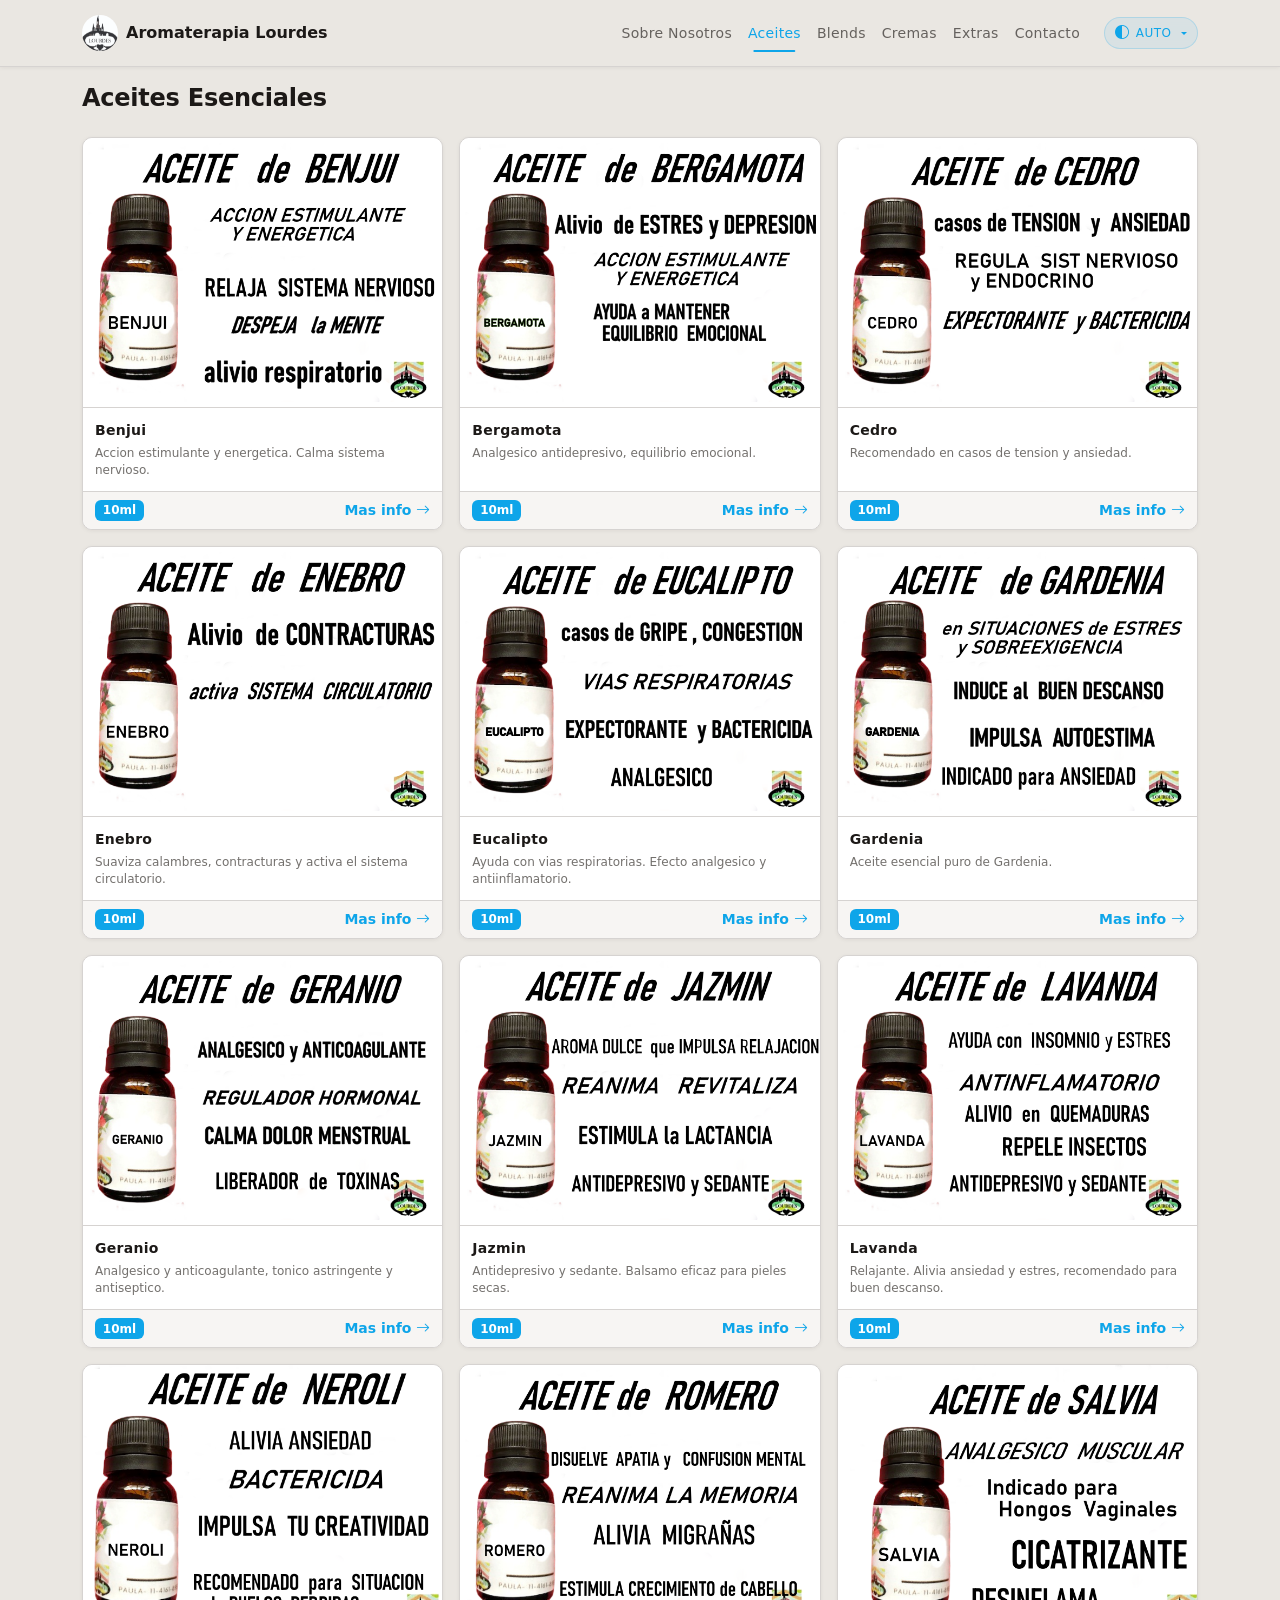
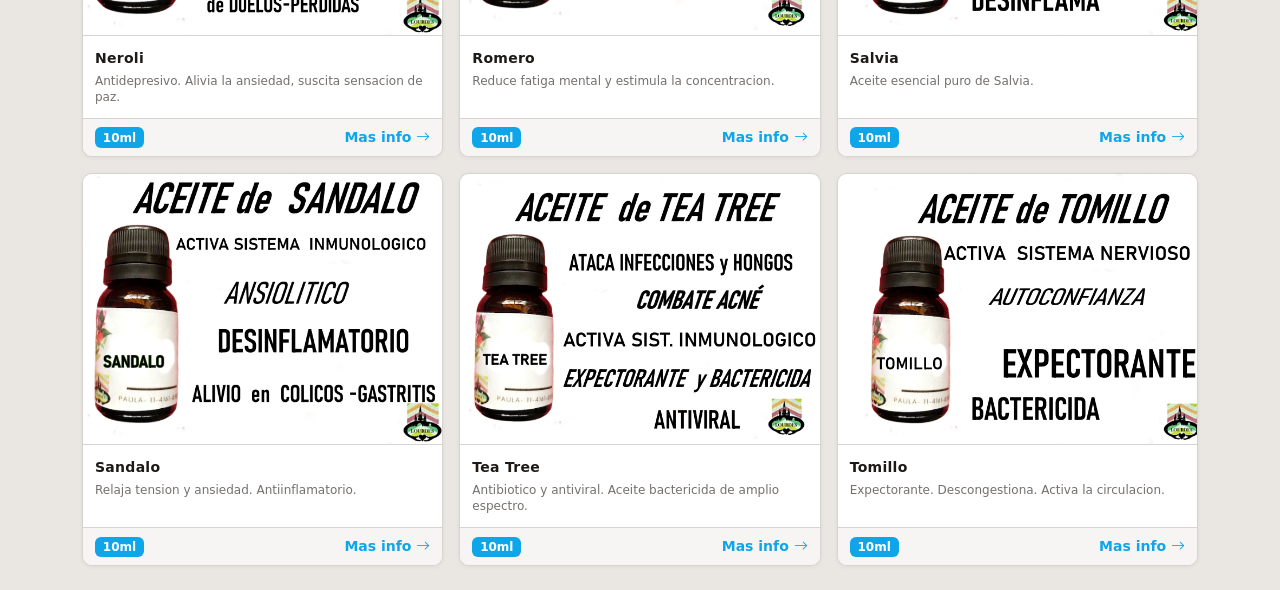
<file: index.html>
<!doctype html>
<html lang="es" data-bs-theme="light">
<head>
    <meta charset="utf-8">
    <meta name="viewport" content="width=device-width, initial-scale=1">
    <title>Aceites Esenciales — Aromaterapia Lourdes</title>
    <link href="https://cdn.jsdelivr.net/npm/bootstrap@5.3.8/dist/css/bootstrap.min.css" rel="stylesheet" integrity="sha384-sRIl4kxILFvY47J16cr9ZwB07vP4J8+LH7qKQnuqkuIAvNWLzeN8tE5YBujZqJLB" crossorigin="anonymous">
    <link rel="stylesheet" href="https://cdn.jsdelivr.net/npm/bootstrap-icons@1.13.1/font/bootstrap-icons.min.css">
    <link href="css/styles.css" rel="stylesheet">
    <script src="js/theme.js"></script>
</head>
<body>

    <!-- NAVBAR -->
    <nav class="navbar fixed-top navbar-expand-lg navbar-glass shadow-sm">
        <div class="container">
            <a class="navbar-brand d-flex align-items-center gap-2" href="index.html">
                <img src="image/LOGO%20BN%20transparente.jpg" alt="Aromaterapia Lourdes" width="36" height="36" class="rounded-circle">
                <span class="fw-semibold">Aromaterapia Lourdes</span>
            </a>
            <button class="navbar-toggler border-0" type="button" data-bs-toggle="collapse" data-bs-target="#navbarMain" aria-controls="navbarMain" aria-expanded="false" aria-label="Menu">
                <span class="navbar-toggler-icon"></span>
            </button>
            <div class="collapse navbar-collapse" id="navbarMain">
                <ul class="navbar-nav ms-auto me-3">
                    <li class="nav-item"><a class="nav-link" href="SobreNosotros.html">Sobre Nosotros</a></li>
                    <li class="nav-item"><a class="nav-link active" aria-current="page" href="index.html">Aceites</a></li>
                    <li class="nav-item"><a class="nav-link" href="Blends.html">Blends</a></li>
                    <li class="nav-item"><a class="nav-link" href="Cremas.html">Cremas</a></li>
                    <li class="nav-item"><a class="nav-link" href="Extras.html">Extras</a></li>
                    <li class="nav-item"><a class="nav-link" href="Contacto.html">Contacto</a></li>
                </ul>
                <div class="dropdown">
                    <button class="theme-toggle-btn dropdown-toggle" type="button" id="theme-toggle-btn" data-bs-toggle="dropdown" aria-expanded="false">
                        <i class="bi bi-circle-half" id="theme-toggle-icon"></i>
                        <span id="theme-toggle-label">Auto</span>
                    </button>
                    <ul class="dropdown-menu dropdown-menu-end">
                        <li><button class="dropdown-item d-flex align-items-center gap-2" data-theme-value="light"><i class="bi bi-sun-fill"></i> Claro</button></li>
                        <li><button class="dropdown-item d-flex align-items-center gap-2" data-theme-value="dark"><i class="bi bi-moon-stars-fill"></i> Oscuro</button></li>
                        <li><hr class="dropdown-divider"></li>
                        <li><button class="dropdown-item d-flex align-items-center gap-2" data-theme-value="auto"><i class="bi bi-circle-half"></i> Automatico</button></li>
                    </ul>
                </div>
            </div>
        </div>
    </nav>

    <main class="container py-4">
        <h1 class="page-title">Aceites Esenciales</h1>

        <div class="row row-cols-1 row-cols-md-2 row-cols-lg-3 g-3">

            <!-- Benjui -->
            <div class="col">
                <a class="product-card" data-bs-toggle="modal" data-bs-target="#modalBenjui" role="button" tabindex="0">
                    <div class="card shadow-sm">
                        <img src="image/Aceites/Aceite_Benjui.png" class="card-img-top" alt="Benjui">
                        <div class="card-body">
                            <p class="card-title">Benjui</p>
                            <p class="card-text">Accion estimulante y energetica. Calma sistema nervioso.</p>
                        </div>
                        <div class="card-footer d-flex align-items-center justify-content-between">
                            <span class="badge bg-primary">10ml</span>
                            <small class="fw-semibold card-cta">Mas info <i class="bi bi-arrow-right"></i></small>
                        </div>
                    </div>
                </a>
            </div>

            <!-- Bergamota -->
            <div class="col">
                <a class="product-card" data-bs-toggle="modal" data-bs-target="#modalBergamota" role="button" tabindex="0">
                    <div class="card shadow-sm">
                        <img src="image/Aceites/Aceite_Bergamota.png" class="card-img-top" alt="Bergamota">
                        <div class="card-body">
                            <p class="card-title">Bergamota</p>
                            <p class="card-text">Analgesico antidepresivo, equilibrio emocional.</p>
                        </div>
                        <div class="card-footer d-flex align-items-center justify-content-between">
                            <span class="badge bg-primary">10ml</span>
                            <small class="fw-semibold card-cta">Mas info <i class="bi bi-arrow-right"></i></small>
                        </div>
                    </div>
                </a>
            </div>

            <!-- Cedro -->
            <div class="col">
                <a class="product-card" data-bs-toggle="modal" data-bs-target="#modalCedro" role="button" tabindex="0">
                    <div class="card shadow-sm">
                        <img src="image/Aceites/Aceite_Cedro.png" class="card-img-top" alt="Cedro">
                        <div class="card-body">
                            <p class="card-title">Cedro</p>
                            <p class="card-text">Recomendado en casos de tension y ansiedad.</p>
                        </div>
                        <div class="card-footer d-flex align-items-center justify-content-between">
                            <span class="badge bg-primary">10ml</span>
                            <small class="fw-semibold card-cta">Mas info <i class="bi bi-arrow-right"></i></small>
                        </div>
                    </div>
                </a>
            </div>

            <!-- Enebro -->
            <div class="col">
                <a class="product-card" data-bs-toggle="modal" data-bs-target="#modalEnebro" role="button" tabindex="0">
                    <div class="card shadow-sm">
                        <img src="image/Aceites/Aceite_Enebro.png" class="card-img-top" alt="Enebro">
                        <div class="card-body">
                            <p class="card-title">Enebro</p>
                            <p class="card-text">Suaviza calambres, contracturas y activa el sistema circulatorio.</p>
                        </div>
                        <div class="card-footer d-flex align-items-center justify-content-between">
                            <span class="badge bg-primary">10ml</span>
                            <small class="fw-semibold card-cta">Mas info <i class="bi bi-arrow-right"></i></small>
                        </div>
                    </div>
                </a>
            </div>

            <!-- Eucalipto -->
            <div class="col">
                <a class="product-card" data-bs-toggle="modal" data-bs-target="#modalEucalipto" role="button" tabindex="0">
                    <div class="card shadow-sm">
                        <img src="image/Aceites/Aceite_Eucalipto.png" class="card-img-top" alt="Eucalipto">
                        <div class="card-body">
                            <p class="card-title">Eucalipto</p>
                            <p class="card-text">Ayuda con vias respiratorias. Efecto analgesico y antiinflamatorio.</p>
                        </div>
                        <div class="card-footer d-flex align-items-center justify-content-between">
                            <span class="badge bg-primary">10ml</span>
                            <small class="fw-semibold card-cta">Mas info <i class="bi bi-arrow-right"></i></small>
                        </div>
                    </div>
                </a>
            </div>

            <!-- Gardenia -->
            <div class="col">
                <a class="product-card" data-bs-toggle="modal" data-bs-target="#modalGardenia" role="button" tabindex="0">
                    <div class="card shadow-sm">
                        <img src="image/Aceites/Aceite_Gardenia.png" class="card-img-top" alt="Gardenia">
                        <div class="card-body">
                            <p class="card-title">Gardenia</p>
                            <p class="card-text">Aceite esencial puro de Gardenia.</p>
                        </div>
                        <div class="card-footer d-flex align-items-center justify-content-between">
                            <span class="badge bg-primary">10ml</span>
                            <small class="fw-semibold card-cta">Mas info <i class="bi bi-arrow-right"></i></small>
                        </div>
                    </div>
                </a>
            </div>

            <!-- Geranio -->
            <div class="col">
                <a class="product-card" data-bs-toggle="modal" data-bs-target="#modalGeranio" role="button" tabindex="0">
                    <div class="card shadow-sm">
                        <img src="image/Aceites/Aceite_Geranio.png" class="card-img-top" alt="Geranio">
                        <div class="card-body">
                            <p class="card-title">Geranio</p>
                            <p class="card-text">Analgesico y anticoagulante, tonico astringente y antiseptico.</p>
                        </div>
                        <div class="card-footer d-flex align-items-center justify-content-between">
                            <span class="badge bg-primary">10ml</span>
                            <small class="fw-semibold card-cta">Mas info <i class="bi bi-arrow-right"></i></small>
                        </div>
                    </div>
                </a>
            </div>

            <!-- Jazmin -->
            <div class="col">
                <a class="product-card" data-bs-toggle="modal" data-bs-target="#modalJazmin" role="button" tabindex="0">
                    <div class="card shadow-sm">
                        <img src="image/Aceites/Aceite_Jazmin.png" class="card-img-top" alt="Jazmin">
                        <div class="card-body">
                            <p class="card-title">Jazmin</p>
                            <p class="card-text">Antidepresivo y sedante. Balsamo eficaz para pieles secas.</p>
                        </div>
                        <div class="card-footer d-flex align-items-center justify-content-between">
                            <span class="badge bg-primary">10ml</span>
                            <small class="fw-semibold card-cta">Mas info <i class="bi bi-arrow-right"></i></small>
                        </div>
                    </div>
                </a>
            </div>

            <!-- Lavanda -->
            <div class="col">
                <a class="product-card" data-bs-toggle="modal" data-bs-target="#modalLavanda" role="button" tabindex="0">
                    <div class="card shadow-sm">
                        <img src="image/Aceites/Aceite_Lavanda.png" class="card-img-top" alt="Lavanda">
                        <div class="card-body">
                            <p class="card-title">Lavanda</p>
                            <p class="card-text">Relajante. Alivia ansiedad y estres, recomendado para buen descanso.</p>
                        </div>
                        <div class="card-footer d-flex align-items-center justify-content-between">
                            <span class="badge bg-primary">10ml</span>
                            <small class="fw-semibold card-cta">Mas info <i class="bi bi-arrow-right"></i></small>
                        </div>
                    </div>
                </a>
            </div>

            <!-- Neroli -->
            <div class="col">
                <a class="product-card" data-bs-toggle="modal" data-bs-target="#modalNeroli" role="button" tabindex="0">
                    <div class="card shadow-sm">
                        <img src="image/Aceites/Aceite_Neroli.png" class="card-img-top" alt="Neroli">
                        <div class="card-body">
                            <p class="card-title">Neroli</p>
                            <p class="card-text">Antidepresivo. Alivia la ansiedad, suscita sensacion de paz.</p>
                        </div>
                        <div class="card-footer d-flex align-items-center justify-content-between">
                            <span class="badge bg-primary">10ml</span>
                            <small class="fw-semibold card-cta">Mas info <i class="bi bi-arrow-right"></i></small>
                        </div>
                    </div>
                </a>
            </div>

            <!-- Romero -->
            <div class="col">
                <a class="product-card" data-bs-toggle="modal" data-bs-target="#modalRomero" role="button" tabindex="0">
                    <div class="card shadow-sm">
                        <img src="image/Aceites/Aceite_Romero.png" class="card-img-top" alt="Romero">
                        <div class="card-body">
                            <p class="card-title">Romero</p>
                            <p class="card-text">Reduce fatiga mental y estimula la concentracion.</p>
                        </div>
                        <div class="card-footer d-flex align-items-center justify-content-between">
                            <span class="badge bg-primary">10ml</span>
                            <small class="fw-semibold card-cta">Mas info <i class="bi bi-arrow-right"></i></small>
                        </div>
                    </div>
                </a>
            </div>

            <!-- Salvia -->
            <div class="col">
                <a class="product-card" data-bs-toggle="modal" data-bs-target="#modalSalvia" role="button" tabindex="0">
                    <div class="card shadow-sm">
                        <img src="image/Aceites/Aceite_Salvia.png" class="card-img-top" alt="Salvia">
                        <div class="card-body">
                            <p class="card-title">Salvia</p>
                            <p class="card-text">Aceite esencial puro de Salvia.</p>
                        </div>
                        <div class="card-footer d-flex align-items-center justify-content-between">
                            <span class="badge bg-primary">10ml</span>
                            <small class="fw-semibold card-cta">Mas info <i class="bi bi-arrow-right"></i></small>
                        </div>
                    </div>
                </a>
            </div>

            <!-- Sandalo -->
            <div class="col">
                <a class="product-card" data-bs-toggle="modal" data-bs-target="#modalSandalo" role="button" tabindex="0">
                    <div class="card shadow-sm">
                        <img src="image/Aceites/Aceite_Sandalo.png" class="card-img-top" alt="Sandalo">
                        <div class="card-body">
                            <p class="card-title">Sandalo</p>
                            <p class="card-text">Relaja tension y ansiedad. Antiinflamatorio.</p>
                        </div>
                        <div class="card-footer d-flex align-items-center justify-content-between">
                            <span class="badge bg-primary">10ml</span>
                            <small class="fw-semibold card-cta">Mas info <i class="bi bi-arrow-right"></i></small>
                        </div>
                    </div>
                </a>
            </div>

            <!-- Tea Tree -->
            <div class="col">
                <a class="product-card" data-bs-toggle="modal" data-bs-target="#modalTeaTree" role="button" tabindex="0">
                    <div class="card shadow-sm">
                        <img src="image/Aceites/Aceite_Tea_Tree.png" class="card-img-top" alt="Tea Tree">
                        <div class="card-body">
                            <p class="card-title">Tea Tree</p>
                            <p class="card-text">Antibiotico y antiviral. Aceite bactericida de amplio espectro.</p>
                        </div>
                        <div class="card-footer d-flex align-items-center justify-content-between">
                            <span class="badge bg-primary">10ml</span>
                            <small class="fw-semibold card-cta">Mas info <i class="bi bi-arrow-right"></i></small>
                        </div>
                    </div>
                </a>
            </div>

            <!-- Tomillo -->
            <div class="col">
                <a class="product-card" data-bs-toggle="modal" data-bs-target="#modalTomillo" role="button" tabindex="0">
                    <div class="card shadow-sm">
                        <img src="image/Aceites/Aceite_Tomillo.png" class="card-img-top" alt="Tomillo">
                        <div class="card-body">
                            <p class="card-title">Tomillo</p>
                            <p class="card-text">Expectorante. Descongestiona. Activa la circulacion.</p>
                        </div>
                        <div class="card-footer d-flex align-items-center justify-content-between">
                            <span class="badge bg-primary">10ml</span>
                            <small class="fw-semibold card-cta">Mas info <i class="bi bi-arrow-right"></i></small>
                        </div>
                    </div>
                </a>
            </div>

        </div>
    </main>

    <!-- ============================================================
         PRODUCT MODALS
         ============================================================ -->

    <!-- Benjui -->
    <div class="modal fade" id="modalBenjui" tabindex="-1" aria-labelledby="modalBenjuiLabel" aria-hidden="true">
        <div class="modal-dialog modal-lg modal-dialog-centered modal-product">
            <div class="modal-content">
                <div class="modal-header">
                    <h5 class="modal-title fw-semibold" id="modalBenjuiLabel">Aceite de Benjui</h5>
                    <button type="button" class="btn-close" data-bs-dismiss="modal" aria-label="Cerrar"></button>
                </div>
                <div class="modal-body">
                    <div class="row g-4">
                        <div class="col-md-5 text-center">
                            <img src="image/Aceites/Aceite_Benjui.png" class="product-image" alt="Benjui">
                        </div>
                        <div class="col-md-7">
                            <p class="product-description">Ayuda en casos de dermatitis. Accion estimulante y energetica. Libera bloqueos. Calma sistema nervioso. Util en casos de: depresion, agotamiento mental y emocional.</p>
                            <div class="d-flex gap-2">
                                <span class="badge bg-primary">Cantidad: 10ml</span>
                                <span class="badge badge-accent">Aceite Esencial</span>
                            </div>
                        </div>
                    </div>
                </div>
            </div>
        </div>
    </div>

    <!-- Bergamota -->
    <div class="modal fade" id="modalBergamota" tabindex="-1" aria-labelledby="modalBergamotaLabel" aria-hidden="true">
        <div class="modal-dialog modal-lg modal-dialog-centered modal-product">
            <div class="modal-content">
                <div class="modal-header">
                    <h5 class="modal-title fw-semibold" id="modalBergamotaLabel">Aceite de Bergamota</h5>
                    <button type="button" class="btn-close" data-bs-dismiss="modal" aria-label="Cerrar"></button>
                </div>
                <div class="modal-body">
                    <div class="row g-4">
                        <div class="col-md-5 text-center">
                            <img src="image/Aceites/Aceite_Bergamota.png" class="product-image" alt="Bergamota">
                        </div>
                        <div class="col-md-7">
                            <p class="product-description">Analgesico antidepresivo, equilibrio emocional. Calma la tension nerviosa actuando como sedante. Favorece produccion d serotonina. Reduce la ansiedad y el estres. Ideal para casos de depresion. Brinda autoconfianza y seguridad.</p>
                            <div class="d-flex gap-2">
                                <span class="badge bg-primary">Cantidad: 10ml</span>
                                <span class="badge badge-accent">Aceite Esencial</span>
                            </div>
                        </div>
                    </div>
                </div>
            </div>
        </div>
    </div>

    <!-- Cedro -->
    <div class="modal fade" id="modalCedro" tabindex="-1" aria-labelledby="modalCedroLabel" aria-hidden="true">
        <div class="modal-dialog modal-lg modal-dialog-centered modal-product">
            <div class="modal-content">
                <div class="modal-header">
                    <h5 class="modal-title fw-semibold" id="modalCedroLabel">Aceite de Cedro</h5>
                    <button type="button" class="btn-close" data-bs-dismiss="modal" aria-label="Cerrar"></button>
                </div>
                <div class="modal-body">
                    <div class="row g-4">
                        <div class="col-md-5 text-center">
                            <img src="image/Aceites/Aceite_Cedro.png" class="product-image" alt="Cedro">
                        </div>
                        <div class="col-md-7">
                            <p class="product-description">Recomendado en casos de tension y ansiedad. Impulsa sentimientos de autoconfianza y fortaleza. Tonifica los musculos.</p>
                            <div class="d-flex gap-2">
                                <span class="badge bg-primary">Cantidad: 10ml</span>
                                <span class="badge badge-accent">Aceite Esencial</span>
                            </div>
                        </div>
                    </div>
                </div>
            </div>
        </div>
    </div>

    <!-- Enebro -->
    <div class="modal fade" id="modalEnebro" tabindex="-1" aria-labelledby="modalEnebroLabel" aria-hidden="true">
        <div class="modal-dialog modal-lg modal-dialog-centered modal-product">
            <div class="modal-content">
                <div class="modal-header">
                    <h5 class="modal-title fw-semibold" id="modalEnebroLabel">Aceite de Enebro</h5>
                    <button type="button" class="btn-close" data-bs-dismiss="modal" aria-label="Cerrar"></button>
                </div>
                <div class="modal-body">
                    <div class="row g-4">
                        <div class="col-md-5 text-center">
                            <img src="image/Aceites/Aceite_Enebro.png" class="product-image" alt="Enebro">
                        </div>
                        <div class="col-md-7">
                            <p class="product-description">Ideal para tema musculos: suaviza calambres, contracturas y activa el sistema circulatorio. Recomendado para artritis, reuma. Accion estimulante y energetica</p>
                            <div class="d-flex gap-2">
                                <span class="badge bg-primary">Cantidad: 10ml</span>
                                <span class="badge badge-accent">Aceite Esencial</span>
                            </div>
                        </div>
                    </div>
                </div>
            </div>
        </div>
    </div>

    <!-- Eucalipto -->
    <div class="modal fade" id="modalEucalipto" tabindex="-1" aria-labelledby="modalEucaliptoLabel" aria-hidden="true">
        <div class="modal-dialog modal-lg modal-dialog-centered modal-product">
            <div class="modal-content">
                <div class="modal-header">
                    <h5 class="modal-title fw-semibold" id="modalEucaliptoLabel">Aceite de Eucalipto</h5>
                    <button type="button" class="btn-close" data-bs-dismiss="modal" aria-label="Cerrar"></button>
                </div>
                <div class="modal-body">
                    <div class="row g-4">
                        <div class="col-md-5 text-center">
                            <img src="image/Aceites/Aceite_Eucalipto.png" class="product-image" alt="Eucalipto">
                        </div>
                        <div class="col-md-7">
                            <p class="product-description">Ayuda con vias respiratorias (expectorante). Efecto analgesico y antiinflamatorio. Balsamico. Eficaz bactericida en vias respiratorias. Activa la circulacion.</p>
                            <div class="d-flex gap-2">
                                <span class="badge bg-primary">Cantidad: 10ml</span>
                                <span class="badge badge-accent">Aceite Esencial</span>
                            </div>
                        </div>
                    </div>
                </div>
            </div>
        </div>
    </div>

    <!-- Gardenia -->
    <div class="modal fade" id="modalGardenia" tabindex="-1" aria-labelledby="modalGardeniaLabel" aria-hidden="true">
        <div class="modal-dialog modal-lg modal-dialog-centered modal-product">
            <div class="modal-content">
                <div class="modal-header">
                    <h5 class="modal-title fw-semibold" id="modalGardeniaLabel">Aceite de Gardenia</h5>
                    <button type="button" class="btn-close" data-bs-dismiss="modal" aria-label="Cerrar"></button>
                </div>
                <div class="modal-body">
                    <div class="row g-4">
                        <div class="col-md-5 text-center">
                            <img src="image/Aceites/Aceite_Gardenia.png" class="product-image" alt="Gardenia">
                        </div>
                        <div class="col-md-7">
                            <p class="product-description">Aceite esencial puro de Gardenia.</p>
                            <div class="d-flex gap-2">
                                <span class="badge bg-primary">Cantidad: 10ml</span>
                                <span class="badge badge-accent">Aceite Esencial</span>
                            </div>
                        </div>
                    </div>
                </div>
            </div>
        </div>
    </div>

    <!-- Geranio -->
    <div class="modal fade" id="modalGeranio" tabindex="-1" aria-labelledby="modalGeranioLabel" aria-hidden="true">
        <div class="modal-dialog modal-lg modal-dialog-centered modal-product">
            <div class="modal-content">
                <div class="modal-header">
                    <h5 class="modal-title fw-semibold" id="modalGeranioLabel">Aceite de Geranio</h5>
                    <button type="button" class="btn-close" data-bs-dismiss="modal" aria-label="Cerrar"></button>
                </div>
                <div class="modal-body">
                    <div class="row g-4">
                        <div class="col-md-5 text-center">
                            <img src="image/Aceites/Aceite_Geranio.png" class="product-image" alt="Geranio">
                        </div>
                        <div class="col-md-7">
                            <p class="product-description">Analgesico y anticoagulante, tonico astringente y antiseptico. Calma el sistema nervioso en situaciones de ansiedad y depresion. Regulador del sistema hormonal. Util en casos de dolores menstruales. Diuretico, descongestivo del sistema urinario. Ayuda en pieles mixtas o deshidratadas a equilibrar la secrecion sebacea.</p>
                            <div class="d-flex gap-2">
                                <span class="badge bg-primary">Cantidad: 10ml</span>
                                <span class="badge badge-accent">Aceite Esencial</span>
                            </div>
                        </div>
                    </div>
                </div>
            </div>
        </div>
    </div>

    <!-- Jazmin -->
    <div class="modal fade" id="modalJazmin" tabindex="-1" aria-labelledby="modalJazminLabel" aria-hidden="true">
        <div class="modal-dialog modal-lg modal-dialog-centered modal-product">
            <div class="modal-content">
                <div class="modal-header">
                    <h5 class="modal-title fw-semibold" id="modalJazminLabel">Aceite de Jazmin</h5>
                    <button type="button" class="btn-close" data-bs-dismiss="modal" aria-label="Cerrar"></button>
                </div>
                <div class="modal-body">
                    <div class="row g-4">
                        <div class="col-md-5 text-center">
                            <img src="image/Aceites/Aceite_Jazmin.png" class="product-image" alt="Jazmin">
                        </div>
                        <div class="col-md-7">
                            <p class="product-description">Antidepresivo y sedante. Balsamo eficaz para pieles secas y sensibles. Genera sentimientos de confianza. Impulsa la sensualidad. Desinhibe.</p>
                            <div class="d-flex gap-2">
                                <span class="badge bg-primary">Cantidad: 10ml</span>
                                <span class="badge badge-accent">Aceite Esencial</span>
                            </div>
                        </div>
                    </div>
                </div>
            </div>
        </div>
    </div>

    <!-- Lavanda -->
    <div class="modal fade" id="modalLavanda" tabindex="-1" aria-labelledby="modalLavandaLabel" aria-hidden="true">
        <div class="modal-dialog modal-lg modal-dialog-centered modal-product">
            <div class="modal-content">
                <div class="modal-header">
                    <h5 class="modal-title fw-semibold" id="modalLavandaLabel">Aceite de Lavanda</h5>
                    <button type="button" class="btn-close" data-bs-dismiss="modal" aria-label="Cerrar"></button>
                </div>
                <div class="modal-body">
                    <div class="row g-4">
                        <div class="col-md-5 text-center">
                            <img src="image/Aceites/Aceite_Lavanda.png" class="product-image" alt="Lavanda">
                        </div>
                        <div class="col-md-7">
                            <p class="product-description">Relajante. Tiene beneficios en tratamiento de quemaduras y eczemas de piel. Antiseptico. Alivia ansiedad y estres, recomendado para buen descanso. Repele insectos. Ayuda insomnio. Se emplea para acompanar momentos de ansiedad panico y tension nerviosa.</p>
                            <div class="d-flex gap-2">
                                <span class="badge bg-primary">Cantidad: 10ml</span>
                                <span class="badge badge-accent">Aceite Esencial</span>
                            </div>
                        </div>
                    </div>
                </div>
            </div>
        </div>
    </div>

    <!-- Neroli -->
    <div class="modal fade" id="modalNeroli" tabindex="-1" aria-labelledby="modalNeroliLabel" aria-hidden="true">
        <div class="modal-dialog modal-lg modal-dialog-centered modal-product">
            <div class="modal-content">
                <div class="modal-header">
                    <h5 class="modal-title fw-semibold" id="modalNeroliLabel">Aceite de Neroli</h5>
                    <button type="button" class="btn-close" data-bs-dismiss="modal" aria-label="Cerrar"></button>
                </div>
                <div class="modal-body">
                    <div class="row g-4">
                        <div class="col-md-5 text-center">
                            <img src="image/Aceites/Aceite_Neroli.png" class="product-image" alt="Neroli">
                        </div>
                        <div class="col-md-7">
                            <p class="product-description">Antidepresivo. Alivia la ansiedad, suscita sensacion de paz. Efecto armonizador sobre el sistema nervioso simpatico.</p>
                            <div class="d-flex gap-2">
                                <span class="badge bg-primary">Cantidad: 10ml</span>
                                <span class="badge badge-accent">Aceite Esencial</span>
                            </div>
                        </div>
                    </div>
                </div>
            </div>
        </div>
    </div>

    <!-- Romero -->
    <div class="modal fade" id="modalRomero" tabindex="-1" aria-labelledby="modalRomeroLabel" aria-hidden="true">
        <div class="modal-dialog modal-lg modal-dialog-centered modal-product">
            <div class="modal-content">
                <div class="modal-header">
                    <h5 class="modal-title fw-semibold" id="modalRomeroLabel">Aceite de Romero</h5>
                    <button type="button" class="btn-close" data-bs-dismiss="modal" aria-label="Cerrar"></button>
                </div>
                <div class="modal-body">
                    <div class="row g-4">
                        <div class="col-md-5 text-center">
                            <img src="image/Aceites/Aceite_Romero.png" class="product-image" alt="Romero">
                        </div>
                        <div class="col-md-7">
                            <p class="product-description">Reduce fatiga mental y estimula la concentracion. Reconforta dolores musculares y articulares. Activa los foliculos capilares promoviendo un cuero cabelludo saludable con cabello fuerte y sano. Combate cansancio cuando necesitas energia. Util para tratar el vertigo.</p>
                            <div class="d-flex gap-2">
                                <span class="badge bg-primary">Cantidad: 10ml</span>
                                <span class="badge badge-accent">Aceite Esencial</span>
                            </div>
                        </div>
                    </div>
                </div>
            </div>
        </div>
    </div>

    <!-- Salvia -->
    <div class="modal fade" id="modalSalvia" tabindex="-1" aria-labelledby="modalSalviaLabel" aria-hidden="true">
        <div class="modal-dialog modal-lg modal-dialog-centered modal-product">
            <div class="modal-content">
                <div class="modal-header">
                    <h5 class="modal-title fw-semibold" id="modalSalviaLabel">Aceite de Salvia</h5>
                    <button type="button" class="btn-close" data-bs-dismiss="modal" aria-label="Cerrar"></button>
                </div>
                <div class="modal-body">
                    <div class="row g-4">
                        <div class="col-md-5 text-center">
                            <img src="image/Aceites/Aceite_Salvia.png" class="product-image" alt="Salvia">
                        </div>
                        <div class="col-md-7">
                            <p class="product-description">Aceite esencial puro de Salvia.</p>
                            <div class="d-flex gap-2">
                                <span class="badge bg-primary">Cantidad: 10ml</span>
                                <span class="badge badge-accent">Aceite Esencial</span>
                            </div>
                        </div>
                    </div>
                </div>
            </div>
        </div>
    </div>

    <!-- Sandalo -->
    <div class="modal fade" id="modalSandalo" tabindex="-1" aria-labelledby="modalSandaloLabel" aria-hidden="true">
        <div class="modal-dialog modal-lg modal-dialog-centered modal-product">
            <div class="modal-content">
                <div class="modal-header">
                    <h5 class="modal-title fw-semibold" id="modalSandaloLabel">Aceite de Sandalo</h5>
                    <button type="button" class="btn-close" data-bs-dismiss="modal" aria-label="Cerrar"></button>
                </div>
                <div class="modal-body">
                    <div class="row g-4">
                        <div class="col-md-5 text-center">
                            <img src="image/Aceites/Aceite_Sandalo.png" class="product-image" alt="Sandalo">
                        </div>
                        <div class="col-md-7">
                            <p class="product-description">Relaja tension y ansiedad. Antiinflamatorio. Activa el sistema inmunologico. Impulsa desbloqueos emocionales, acompana duelos.</p>
                            <div class="d-flex gap-2">
                                <span class="badge bg-primary">Cantidad: 10ml</span>
                                <span class="badge badge-accent">Aceite Esencial</span>
                            </div>
                        </div>
                    </div>
                </div>
            </div>
        </div>
    </div>

    <!-- Tea Tree -->
    <div class="modal fade" id="modalTeaTree" tabindex="-1" aria-labelledby="modalTeaTreeLabel" aria-hidden="true">
        <div class="modal-dialog modal-lg modal-dialog-centered modal-product">
            <div class="modal-content">
                <div class="modal-header">
                    <h5 class="modal-title fw-semibold" id="modalTeaTreeLabel">Aceite de Tea Tree</h5>
                    <button type="button" class="btn-close" data-bs-dismiss="modal" aria-label="Cerrar"></button>
                </div>
                <div class="modal-body">
                    <div class="row g-4">
                        <div class="col-md-5 text-center">
                            <img src="image/Aceites/Aceite_Tea_Tree.png" class="product-image" alt="Tea Tree">
                        </div>
                        <div class="col-md-7">
                            <p class="product-description">Antibiotico y antiviral. Aceite bactericida de amplio espectro. Recomendado para vias respiratorias. Ataca infecciones y hongos. Recomendado para el acne. Fortalece el sistema inmunologico</p>
                            <div class="d-flex gap-2">
                                <span class="badge bg-primary">Cantidad: 10ml</span>
                                <span class="badge badge-accent">Aceite Esencial</span>
                            </div>
                        </div>
                    </div>
                </div>
            </div>
        </div>
    </div>

    <!-- Tomillo -->
    <div class="modal fade" id="modalTomillo" tabindex="-1" aria-labelledby="modalTomilloLabel" aria-hidden="true">
        <div class="modal-dialog modal-lg modal-dialog-centered modal-product">
            <div class="modal-content">
                <div class="modal-header">
                    <h5 class="modal-title fw-semibold" id="modalTomilloLabel">Aceite de Tomillo</h5>
                    <button type="button" class="btn-close" data-bs-dismiss="modal" aria-label="Cerrar"></button>
                </div>
                <div class="modal-body">
                    <div class="row g-4">
                        <div class="col-md-5 text-center">
                            <img src="image/Aceites/Aceite_Tomillo.png" class="product-image" alt="Tomillo">
                        </div>
                        <div class="col-md-7">
                            <p class="product-description">Expectorante. Descongestiona. Afloja catarro y flema. Indicado para gripe, bronquitis, resfrios, sinusitis. Activa la circulacion previniendo calambres. Activa el sistema inmunologico. Eficaz expectorante y antibacterial /antimicrobiano</p>
                            <div class="d-flex gap-2">
                                <span class="badge bg-primary">Cantidad: 10ml</span>
                                <span class="badge badge-accent">Aceite Esencial</span>
                            </div>
                        </div>
                    </div>
                </div>
            </div>
        </div>
    </div>

    <script src="https://cdn.jsdelivr.net/npm/bootstrap@5.3.8/dist/js/bootstrap.bundle.min.js" integrity="sha384-FKyoEForCGlyvwx9Hj09JcYn3nv7wiPVlz7YYwJrWVcXK/BmnVDxM+D2scQbITxI" crossorigin="anonymous"></script>
</body>
</html>
</file>
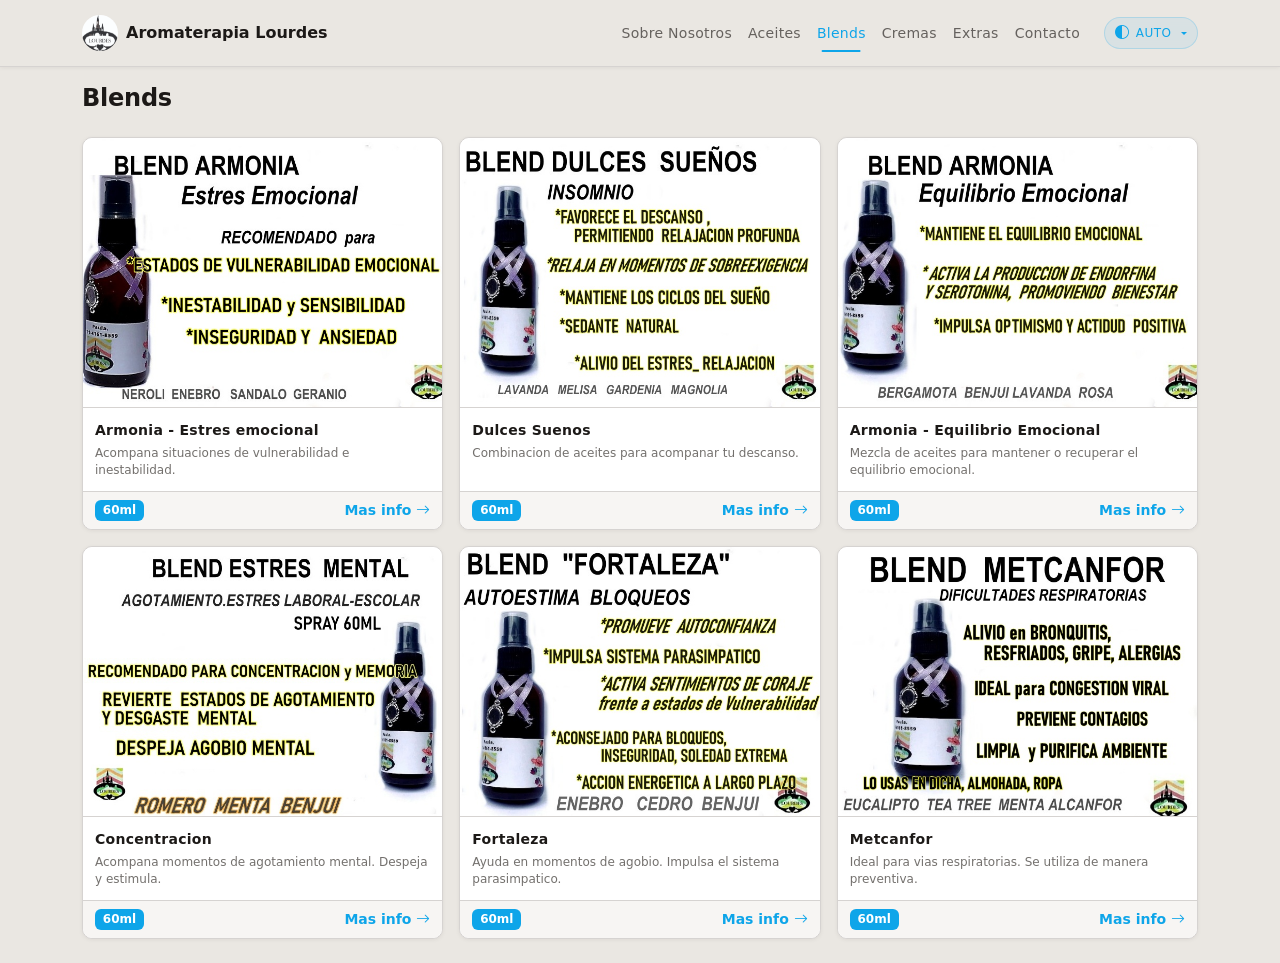
<file: Blends.html>
<!doctype html>
<html lang="es" data-bs-theme="light">
<head>
    <meta charset="utf-8">
    <meta name="viewport" content="width=device-width, initial-scale=1">
    <title>Blends — Aromaterapia Lourdes</title>
    <link href="https://cdn.jsdelivr.net/npm/bootstrap@5.3.8/dist/css/bootstrap.min.css" rel="stylesheet" integrity="sha384-sRIl4kxILFvY47J16cr9ZwB07vP4J8+LH7qKQnuqkuIAvNWLzeN8tE5YBujZqJLB" crossorigin="anonymous">
    <link rel="stylesheet" href="https://cdn.jsdelivr.net/npm/bootstrap-icons@1.13.1/font/bootstrap-icons.min.css">
    <link href="css/styles.css" rel="stylesheet">
    <script src="js/theme.js"></script>
</head>
<body>

    <!-- NAVBAR -->
    <nav class="navbar fixed-top navbar-expand-lg navbar-glass shadow-sm">
        <div class="container">
            <a class="navbar-brand d-flex align-items-center gap-2" href="index.html">
                <img src="image/LOGO%20BN%20transparente.jpg" alt="Aromaterapia Lourdes" width="36" height="36" class="rounded-circle">
                <span class="fw-semibold">Aromaterapia Lourdes</span>
            </a>
            <button class="navbar-toggler border-0" type="button" data-bs-toggle="collapse" data-bs-target="#navbarMain" aria-controls="navbarMain" aria-expanded="false" aria-label="Menu">
                <span class="navbar-toggler-icon"></span>
            </button>
            <div class="collapse navbar-collapse" id="navbarMain">
                <ul class="navbar-nav ms-auto me-3">
                    <li class="nav-item"><a class="nav-link" href="SobreNosotros.html">Sobre Nosotros</a></li>
                    <li class="nav-item"><a class="nav-link" href="index.html">Aceites</a></li>
                    <li class="nav-item"><a class="nav-link active" aria-current="page" href="Blends.html">Blends</a></li>
                    <li class="nav-item"><a class="nav-link" href="Cremas.html">Cremas</a></li>
                    <li class="nav-item"><a class="nav-link" href="Extras.html">Extras</a></li>
                    <li class="nav-item"><a class="nav-link" href="Contacto.html">Contacto</a></li>
                </ul>
                <div class="dropdown">
                    <button class="theme-toggle-btn dropdown-toggle" type="button" id="theme-toggle-btn" data-bs-toggle="dropdown" aria-expanded="false">
                        <i class="bi bi-circle-half" id="theme-toggle-icon"></i>
                        <span id="theme-toggle-label">Auto</span>
                    </button>
                    <ul class="dropdown-menu dropdown-menu-end">
                        <li><button class="dropdown-item d-flex align-items-center gap-2" data-theme-value="light"><i class="bi bi-sun-fill"></i> Claro</button></li>
                        <li><button class="dropdown-item d-flex align-items-center gap-2" data-theme-value="dark"><i class="bi bi-moon-stars-fill"></i> Oscuro</button></li>
                        <li><hr class="dropdown-divider"></li>
                        <li><button class="dropdown-item d-flex align-items-center gap-2" data-theme-value="auto"><i class="bi bi-circle-half"></i> Automatico</button></li>
                    </ul>
                </div>
            </div>
        </div>
    </nav>

    <main class="container py-4">
        <h1 class="page-title">Blends</h1>

        <div class="row row-cols-1 row-cols-md-2 row-cols-lg-3 g-3">

            <!-- Armonia - Estres emocional -->
            <div class="col">
                <a class="product-card" data-bs-toggle="modal" data-bs-target="#modalArmonia" role="button" tabindex="0">
                    <div class="card shadow-sm">
                        <img src="image/Blends/Blend_armonia_estres_emocional.jpg" class="card-img-top" alt="Armonia - Estres emocional">
                        <div class="card-body">
                            <p class="card-title">Armonia - Estres emocional</p>
                            <p class="card-text">Acompana situaciones de vulnerabilidad e inestabilidad.</p>
                        </div>
                        <div class="card-footer d-flex align-items-center justify-content-between">
                            <span class="badge bg-primary">60ml</span>
                            <small class="fw-semibold card-cta">Mas info <i class="bi bi-arrow-right"></i></small>
                        </div>
                    </div>
                </a>
            </div>

            <!-- Dulces Suenos -->
            <div class="col">
                <a class="product-card" data-bs-toggle="modal" data-bs-target="#modalDulcesSuenos" role="button" tabindex="0">
                    <div class="card shadow-sm">
                        <img src="image/Blends/Blend_Dulces_Suenos.jpg" class="card-img-top" alt="Dulces Suenos">
                        <div class="card-body">
                            <p class="card-title">Dulces Suenos</p>
                            <p class="card-text">Combinacion de aceites para acompanar tu descanso.</p>
                        </div>
                        <div class="card-footer d-flex align-items-center justify-content-between">
                            <span class="badge bg-primary">60ml</span>
                            <small class="fw-semibold card-cta">Mas info <i class="bi bi-arrow-right"></i></small>
                        </div>
                    </div>
                </a>
            </div>

            <!-- Equilibrio Emocional -->
            <div class="col">
                <a class="product-card" data-bs-toggle="modal" data-bs-target="#modalEquilibrio" role="button" tabindex="0">
                    <div class="card shadow-sm">
                        <img src="image/Blends/Blend_Equilibrio_Emocional.jpg" class="card-img-top" alt="Armonia - Equilibrio Emocional">
                        <div class="card-body">
                            <p class="card-title">Armonia - Equilibrio Emocional</p>
                            <p class="card-text">Mezcla de aceites para mantener o recuperar el equilibrio emocional.</p>
                        </div>
                        <div class="card-footer d-flex align-items-center justify-content-between">
                            <span class="badge bg-primary">60ml</span>
                            <small class="fw-semibold card-cta">Mas info <i class="bi bi-arrow-right"></i></small>
                        </div>
                    </div>
                </a>
            </div>

            <!-- Concentracion -->
            <div class="col">
                <a class="product-card" data-bs-toggle="modal" data-bs-target="#modalConcentracion" role="button" tabindex="0">
                    <div class="card shadow-sm">
                        <img src="image/Blends/Blend_Estres_Mental.jpg" class="card-img-top" alt="Concentracion">
                        <div class="card-body">
                            <p class="card-title">Concentracion</p>
                            <p class="card-text">Acompana momentos de agotamiento mental. Despeja y estimula.</p>
                        </div>
                        <div class="card-footer d-flex align-items-center justify-content-between">
                            <span class="badge bg-primary">60ml</span>
                            <small class="fw-semibold card-cta">Mas info <i class="bi bi-arrow-right"></i></small>
                        </div>
                    </div>
                </a>
            </div>

            <!-- Fortaleza -->
            <div class="col">
                <a class="product-card" data-bs-toggle="modal" data-bs-target="#modalFortaleza" role="button" tabindex="0">
                    <div class="card shadow-sm">
                        <img src="image/Blends/Blend_Fortaleza.jpg" class="card-img-top" alt="Fortaleza">
                        <div class="card-body">
                            <p class="card-title">Fortaleza</p>
                            <p class="card-text">Ayuda en momentos de agobio. Impulsa el sistema parasimpatico.</p>
                        </div>
                        <div class="card-footer d-flex align-items-center justify-content-between">
                            <span class="badge bg-primary">60ml</span>
                            <small class="fw-semibold card-cta">Mas info <i class="bi bi-arrow-right"></i></small>
                        </div>
                    </div>
                </a>
            </div>

            <!-- Metcanfor -->
            <div class="col">
                <a class="product-card" data-bs-toggle="modal" data-bs-target="#modalMetcanfor" role="button" tabindex="0">
                    <div class="card shadow-sm">
                        <img src="image/Blends/Blend_Metcanfor.jpg" class="card-img-top" alt="Metcanfor">
                        <div class="card-body">
                            <p class="card-title">Metcanfor</p>
                            <p class="card-text">Ideal para vias respiratorias. Se utiliza de manera preventiva.</p>
                        </div>
                        <div class="card-footer d-flex align-items-center justify-content-between">
                            <span class="badge bg-primary">60ml</span>
                            <small class="fw-semibold card-cta">Mas info <i class="bi bi-arrow-right"></i></small>
                        </div>
                    </div>
                </a>
            </div>

        </div>
    </main>

    <!-- ============================================================
         PRODUCT MODALS
         ============================================================ -->

    <!-- Armonia -->
    <div class="modal fade" id="modalArmonia" tabindex="-1" aria-labelledby="modalArmoniaLabel" aria-hidden="true">
        <div class="modal-dialog modal-lg modal-dialog-centered modal-product">
            <div class="modal-content">
                <div class="modal-header">
                    <h5 class="modal-title fw-semibold" id="modalArmoniaLabel">Armonia - Estres Emocional</h5>
                    <button type="button" class="btn-close" data-bs-dismiss="modal" aria-label="Cerrar"></button>
                </div>
                <div class="modal-body">
                    <div class="row g-4">
                        <div class="col-md-5 text-center">
                            <img src="image/Blends/Blend_armonia_estres_emocional.jpg" class="product-image" alt="Armonia - Estres Emocional">
                        </div>
                        <div class="col-md-7">
                            <p class="product-description">Acompana situaciones de vulnerabilidad. Vivencias de inestabilidad e inseguridad. Para utilizar en casos frecuentes de ansiedad y estres emocional. Con base de neroli y sandalo que actuan en el sistema nervioso relajando para recuperar el equilibrio y armonia.</p>
                            <div class="d-flex gap-2">
                                <span class="badge bg-primary">Cantidad: 60ml</span>
                                <span class="badge badge-accent">Blend</span>
                            </div>
                        </div>
                    </div>
                </div>
            </div>
        </div>
    </div>

    <!-- Dulces Suenos -->
    <div class="modal fade" id="modalDulcesSuenos" tabindex="-1" aria-labelledby="modalDulcesSuenosLabel" aria-hidden="true">
        <div class="modal-dialog modal-lg modal-dialog-centered modal-product">
            <div class="modal-content">
                <div class="modal-header">
                    <h5 class="modal-title fw-semibold" id="modalDulcesSuenosLabel">Dulces Suenos</h5>
                    <button type="button" class="btn-close" data-bs-dismiss="modal" aria-label="Cerrar"></button>
                </div>
                <div class="modal-body">
                    <div class="row g-4">
                        <div class="col-md-5 text-center">
                            <img src="image/Blends/Blend_Dulces_Suenos.jpg" class="product-image" alt="Dulces Suenos">
                        </div>
                        <div class="col-md-7">
                            <p class="product-description">Una combinacion de aceites para acompanar tu descanso. Recomendado en casos de insomnio, cuando necesitamos relajar despues de un dia laboral, mantiene los ciclos del sueno permitiendo la relajacion profunda. Sedante natural. Indicado para momentos de sobre exigencia gracias a la Melissa Y lavanda que ayuda y alivia el sistema nervioso. Con gardenia y magnolia, aceites que relajan el sistema parasimpatico.</p>
                            <div class="d-flex gap-2">
                                <span class="badge bg-primary">Cantidad: 60ml</span>
                                <span class="badge badge-accent">Blend</span>
                            </div>
                        </div>
                    </div>
                </div>
            </div>
        </div>
    </div>

    <!-- Equilibrio Emocional -->
    <div class="modal fade" id="modalEquilibrio" tabindex="-1" aria-labelledby="modalEquilibrioLabel" aria-hidden="true">
        <div class="modal-dialog modal-lg modal-dialog-centered modal-product">
            <div class="modal-content">
                <div class="modal-header">
                    <h5 class="modal-title fw-semibold" id="modalEquilibrioLabel">Armonia - Equilibrio Emocional</h5>
                    <button type="button" class="btn-close" data-bs-dismiss="modal" aria-label="Cerrar"></button>
                </div>
                <div class="modal-body">
                    <div class="row g-4">
                        <div class="col-md-5 text-center">
                            <img src="image/Blends/Blend_Equilibrio_Emocional.jpg" class="product-image" alt="Armonia - Equilibrio Emocional">
                        </div>
                        <div class="col-md-7">
                            <p class="product-description">Posee una mezcla de cuatro aceites esenciales pensados para mantener o recuperar el equilibrio emocional. Activa la produccion de endorfina y serotonina promoviendo asi el bienestar, impulsando el optimismo y fortaleciendo una actitud positiva. Revitaliza</p>
                            <div class="d-flex gap-2">
                                <span class="badge bg-primary">Cantidad: 60ml</span>
                                <span class="badge badge-accent">Blend</span>
                            </div>
                        </div>
                    </div>
                </div>
            </div>
        </div>
    </div>

    <!-- Concentracion -->
    <div class="modal fade" id="modalConcentracion" tabindex="-1" aria-labelledby="modalConcentracionLabel" aria-hidden="true">
        <div class="modal-dialog modal-lg modal-dialog-centered modal-product">
            <div class="modal-content">
                <div class="modal-header">
                    <h5 class="modal-title fw-semibold" id="modalConcentracionLabel">Concentracion</h5>
                    <button type="button" class="btn-close" data-bs-dismiss="modal" aria-label="Cerrar"></button>
                </div>
                <div class="modal-body">
                    <div class="row g-4">
                        <div class="col-md-5 text-center">
                            <img src="image/Blends/Blend_Estres_Mental.jpg" class="product-image" alt="Concentracion">
                        </div>
                        <div class="col-md-7">
                            <p class="product-description">Este producto acompana momentos de agotamiento mental. Despeja y estimula la mente frente a estados de agobio y cansancio mental. ideal en epoca de examenes, exigencia laboral, etc.</p>
                            <div class="d-flex gap-2">
                                <span class="badge bg-primary">Cantidad: 60ml</span>
                                <span class="badge badge-accent">Blend</span>
                            </div>
                        </div>
                    </div>
                </div>
            </div>
        </div>
    </div>

    <!-- Fortaleza -->
    <div class="modal fade" id="modalFortaleza" tabindex="-1" aria-labelledby="modalFortalezaLabel" aria-hidden="true">
        <div class="modal-dialog modal-lg modal-dialog-centered modal-product">
            <div class="modal-content">
                <div class="modal-header">
                    <h5 class="modal-title fw-semibold" id="modalFortalezaLabel">Fortaleza</h5>
                    <button type="button" class="btn-close" data-bs-dismiss="modal" aria-label="Cerrar"></button>
                </div>
                <div class="modal-body">
                    <div class="row g-4">
                        <div class="col-md-5 text-center">
                            <img src="image/Blends/Blend_Fortaleza.jpg" class="product-image" alt="Fortaleza">
                        </div>
                        <div class="col-md-7">
                            <p class="product-description">Ayuda en momentos de agobio o sobre exigencia. Impulsa el sistema parasimpatico activando sentimientos de coraje frente a estados de vulnerabilidad. Promueve la autoconfianza. Activa el sistema endocrino. Aconsejado para bloqueos, gracias al benjui y enebro; con accion energetica a largo plazo sostenida por el cedro.</p>
                            <div class="d-flex gap-2">
                                <span class="badge bg-primary">Cantidad: 60ml</span>
                                <span class="badge badge-accent">Blend</span>
                            </div>
                        </div>
                    </div>
                </div>
            </div>
        </div>
    </div>

    <!-- Metcanfor -->
    <div class="modal fade" id="modalMetcanfor" tabindex="-1" aria-labelledby="modalMetcanforLabel" aria-hidden="true">
        <div class="modal-dialog modal-lg modal-dialog-centered modal-product">
            <div class="modal-content">
                <div class="modal-header">
                    <h5 class="modal-title fw-semibold" id="modalMetcanforLabel">Metcanfor</h5>
                    <button type="button" class="btn-close" data-bs-dismiss="modal" aria-label="Cerrar"></button>
                </div>
                <div class="modal-body">
                    <div class="row g-4">
                        <div class="col-md-5 text-center">
                            <img src="image/Blends/Blend_Metcanfor.jpg" class="product-image" alt="Metcanfor">
                        </div>
                        <div class="col-md-7">
                            <p class="product-description">Ideal para vias respiratorias. Se utiliza de manera preventiva para evitar contagios. Tambien para despejar vias respiratorias en caso de congestion, alergia, gripe, resfrios, bronquitis. Purifica el ambiente. Con eucalipto y alcanfor, excelentes repelentes d bacterias; menta para liberar congestion; y tomillo para despegar flema.</p>
                            <div class="d-flex gap-2">
                                <span class="badge bg-primary">Cantidad: 60ml</span>
                                <span class="badge badge-accent">Blend</span>
                            </div>
                        </div>
                    </div>
                </div>
            </div>
        </div>
    </div>

    <script src="https://cdn.jsdelivr.net/npm/bootstrap@5.3.8/dist/js/bootstrap.bundle.min.js" integrity="sha384-FKyoEForCGlyvwx9Hj09JcYn3nv7wiPVlz7YYwJrWVcXK/BmnVDxM+D2scQbITxI" crossorigin="anonymous"></script>
</body>
</html>
</file>
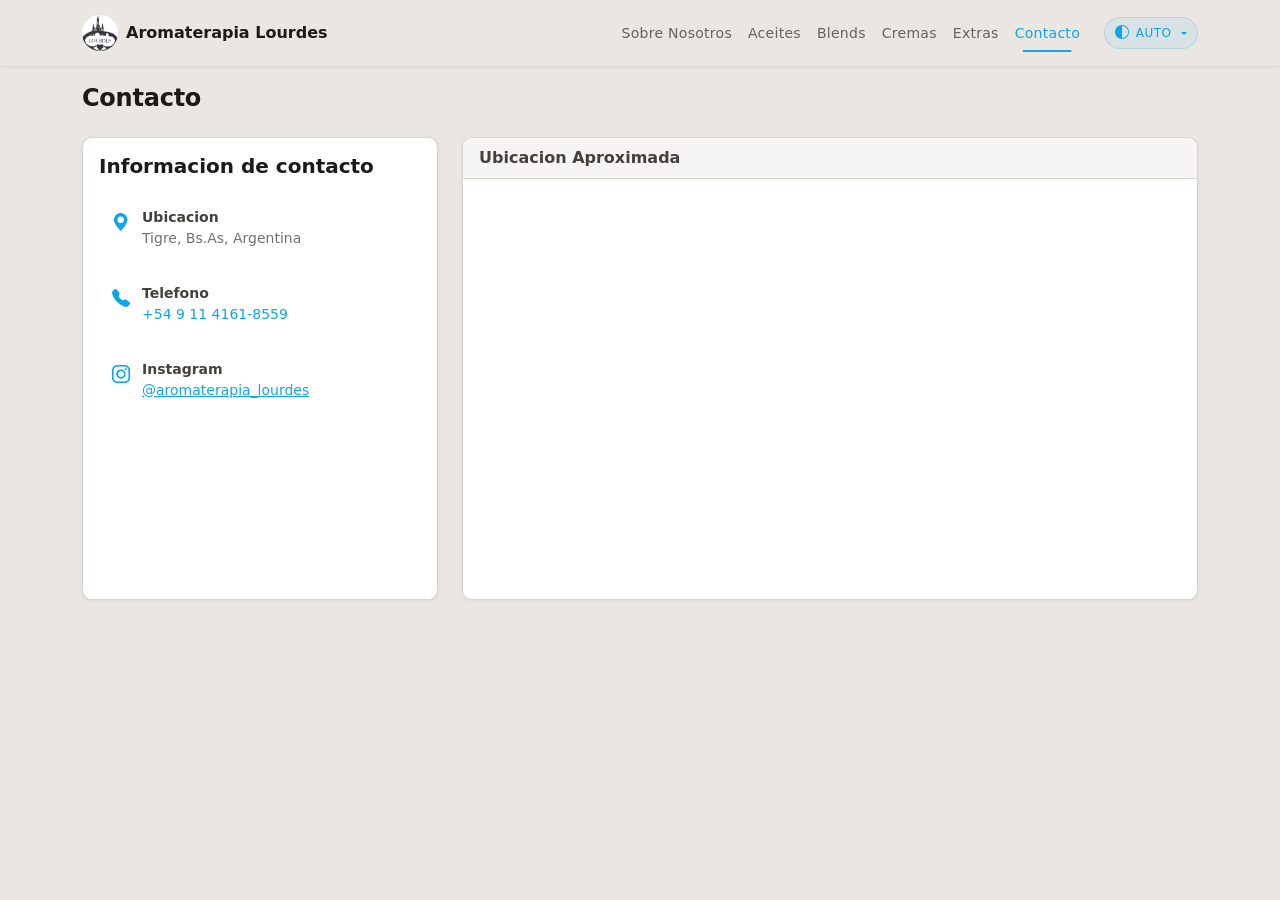
<file: Contacto.html>
<!doctype html>
<html lang="es" data-bs-theme="light">
<head>
    <meta charset="utf-8">
    <meta name="viewport" content="width=device-width, initial-scale=1">
    <title>Contacto — Aromaterapia Lourdes</title>
    <link href="https://cdn.jsdelivr.net/npm/bootstrap@5.3.8/dist/css/bootstrap.min.css" rel="stylesheet" integrity="sha384-sRIl4kxILFvY47J16cr9ZwB07vP4J8+LH7qKQnuqkuIAvNWLzeN8tE5YBujZqJLB" crossorigin="anonymous">
    <link rel="stylesheet" href="https://cdn.jsdelivr.net/npm/bootstrap-icons@1.13.1/font/bootstrap-icons.min.css">
    <link href="css/styles.css" rel="stylesheet">
    <script src="js/theme.js"></script>
</head>
<body>

    <!-- NAVBAR -->
    <nav class="navbar fixed-top navbar-expand-lg navbar-glass shadow-sm">
        <div class="container">
            <a class="navbar-brand d-flex align-items-center gap-2" href="index.html">
                <img src="image/LOGO%20BN%20transparente.jpg" alt="Aromaterapia Lourdes" width="36" height="36" class="rounded-circle">
                <span class="fw-semibold">Aromaterapia Lourdes</span>
            </a>
            <button class="navbar-toggler border-0" type="button" data-bs-toggle="collapse" data-bs-target="#navbarMain" aria-controls="navbarMain" aria-expanded="false" aria-label="Menu">
                <span class="navbar-toggler-icon"></span>
            </button>
            <div class="collapse navbar-collapse" id="navbarMain">
                <ul class="navbar-nav ms-auto me-3">
                    <li class="nav-item"><a class="nav-link" href="SobreNosotros.html">Sobre Nosotros</a></li>
                    <li class="nav-item"><a class="nav-link" href="index.html">Aceites</a></li>
                    <li class="nav-item"><a class="nav-link" href="Blends.html">Blends</a></li>
                    <li class="nav-item"><a class="nav-link" href="Cremas.html">Cremas</a></li>
                    <li class="nav-item"><a class="nav-link" href="Extras.html">Extras</a></li>
                    <li class="nav-item"><a class="nav-link active" aria-current="page" href="Contacto.html">Contacto</a></li>
                </ul>
                <div class="dropdown">
                    <button class="theme-toggle-btn dropdown-toggle" type="button" id="theme-toggle-btn" data-bs-toggle="dropdown" aria-expanded="false">
                        <i class="bi bi-circle-half" id="theme-toggle-icon"></i>
                        <span id="theme-toggle-label">Auto</span>
                    </button>
                    <ul class="dropdown-menu dropdown-menu-end">
                        <li><button class="dropdown-item d-flex align-items-center gap-2" data-theme-value="light"><i class="bi bi-sun-fill"></i> Claro</button></li>
                        <li><button class="dropdown-item d-flex align-items-center gap-2" data-theme-value="dark"><i class="bi bi-moon-stars-fill"></i> Oscuro</button></li>
                        <li><hr class="dropdown-divider"></li>
                        <li><button class="dropdown-item d-flex align-items-center gap-2" data-theme-value="auto"><i class="bi bi-circle-half"></i> Automatico</button></li>
                    </ul>
                </div>
            </div>
        </div>
    </nav>

    <main class="container py-4">
        <h1 class="page-title">Contacto</h1>

        <div class="row g-4">
            <div class="col-lg-4">
                <div class="card shadow-sm h-100">
                    <div class="card-body d-flex flex-column">
                        <h3 class="h5 fw-bold mb-3">Informacion de contacto</h3>
                        <div class="d-flex flex-column flex-sm-row flex-lg-column gap-2">

                            <div class="contact-info-item flex-fill">
                                <i class="bi bi-geo-alt-fill"></i>
                                <div>
                                    <div class="fw-semibold small">Ubicacion</div>
                                    <div class="text-body-secondary small">Tigre, Bs.As, Argentina</div>
                                </div>
                            </div>

                            <div class="contact-info-item flex-fill">
                                <i class="bi bi-telephone-fill"></i>
                                <div>
                                    <div class="fw-semibold small">Telefono</div>
                                    <a href="tel:+5491141618559" class="small text-decoration-none">+54 9 11 4161-8559</a>
                                </div>
                            </div>

                            <div class="contact-info-item flex-fill">
                                <i class="bi bi-instagram"></i>
                                <div>
                                    <div class="fw-semibold small">Instagram</div>
                                    <a href="https://www.instagram.com/aromaterapia_lourdes" target="_blank" class="small">@aromaterapia_lourdes</a>
                                </div>
                            </div>

                        </div>
                    </div>
                </div>
            </div>
            <div class="col-lg-8">
                <div class="card shadow-sm h-100">
                    <div class="card-header fw-semibold">Ubicacion Aproximada</div>
                    <div class="card-body p-2">
                        <div class="ratio ratio-16x9">
                            <iframe src="https://maps.google.com/maps?width=600&amp;height=400&amp;hl=en&amp;q=Tigre, Buenos Aires, Argentina&amp;t=&amp;z=13&amp;ie=UTF8&amp;iwloc=B&amp;output=embed" class="rounded map-embed" allowfullscreen></iframe>
                        </div>
                    </div>
                </div>
            </div>
        </div>
    </main>

    <script src="https://cdn.jsdelivr.net/npm/bootstrap@5.3.8/dist/js/bootstrap.bundle.min.js" integrity="sha384-FKyoEForCGlyvwx9Hj09JcYn3nv7wiPVlz7YYwJrWVcXK/BmnVDxM+D2scQbITxI" crossorigin="anonymous"></script>
</body>
</html>
</file>
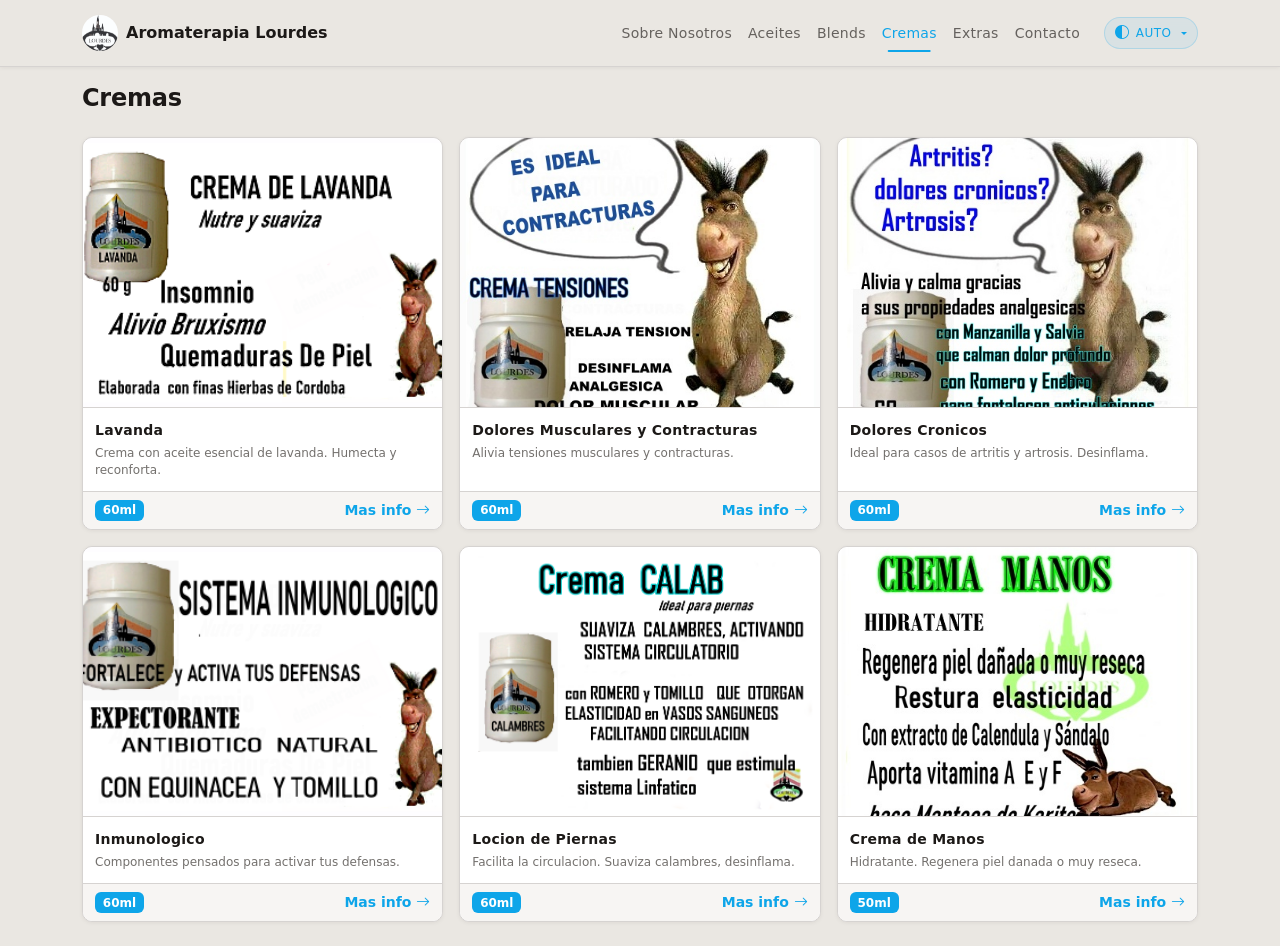
<file: Cremas.html>
<!doctype html>
<html lang="es" data-bs-theme="light">
<head>
    <meta charset="utf-8">
    <meta name="viewport" content="width=device-width, initial-scale=1">
    <title>Cremas — Aromaterapia Lourdes</title>
    <link href="https://cdn.jsdelivr.net/npm/bootstrap@5.3.8/dist/css/bootstrap.min.css" rel="stylesheet" integrity="sha384-sRIl4kxILFvY47J16cr9ZwB07vP4J8+LH7qKQnuqkuIAvNWLzeN8tE5YBujZqJLB" crossorigin="anonymous">
    <link rel="stylesheet" href="https://cdn.jsdelivr.net/npm/bootstrap-icons@1.13.1/font/bootstrap-icons.min.css">
    <link href="css/styles.css" rel="stylesheet">
    <script src="js/theme.js"></script>
</head>
<body>

    <!-- NAVBAR -->
    <nav class="navbar fixed-top navbar-expand-lg navbar-glass shadow-sm">
        <div class="container">
            <a class="navbar-brand d-flex align-items-center gap-2" href="index.html">
                <img src="image/LOGO%20BN%20transparente.jpg" alt="Aromaterapia Lourdes" width="36" height="36" class="rounded-circle">
                <span class="fw-semibold">Aromaterapia Lourdes</span>
            </a>
            <button class="navbar-toggler border-0" type="button" data-bs-toggle="collapse" data-bs-target="#navbarMain" aria-controls="navbarMain" aria-expanded="false" aria-label="Menu">
                <span class="navbar-toggler-icon"></span>
            </button>
            <div class="collapse navbar-collapse" id="navbarMain">
                <ul class="navbar-nav ms-auto me-3">
                    <li class="nav-item"><a class="nav-link" href="SobreNosotros.html">Sobre Nosotros</a></li>
                    <li class="nav-item"><a class="nav-link" href="index.html">Aceites</a></li>
                    <li class="nav-item"><a class="nav-link" href="Blends.html">Blends</a></li>
                    <li class="nav-item"><a class="nav-link active" aria-current="page" href="Cremas.html">Cremas</a></li>
                    <li class="nav-item"><a class="nav-link" href="Extras.html">Extras</a></li>
                    <li class="nav-item"><a class="nav-link" href="Contacto.html">Contacto</a></li>
                </ul>
                <div class="dropdown">
                    <button class="theme-toggle-btn dropdown-toggle" type="button" id="theme-toggle-btn" data-bs-toggle="dropdown" aria-expanded="false">
                        <i class="bi bi-circle-half" id="theme-toggle-icon"></i>
                        <span id="theme-toggle-label">Auto</span>
                    </button>
                    <ul class="dropdown-menu dropdown-menu-end">
                        <li><button class="dropdown-item d-flex align-items-center gap-2" data-theme-value="light"><i class="bi bi-sun-fill"></i> Claro</button></li>
                        <li><button class="dropdown-item d-flex align-items-center gap-2" data-theme-value="dark"><i class="bi bi-moon-stars-fill"></i> Oscuro</button></li>
                        <li><hr class="dropdown-divider"></li>
                        <li><button class="dropdown-item d-flex align-items-center gap-2" data-theme-value="auto"><i class="bi bi-circle-half"></i> Automatico</button></li>
                    </ul>
                </div>
            </div>
        </div>
    </nav>

    <main class="container py-4">
        <h1 class="page-title">Cremas</h1>

        <div class="row row-cols-1 row-cols-md-2 row-cols-lg-3 g-3">

            <!-- Lavanda -->
            <div class="col">
                <a class="product-card" data-bs-toggle="modal" data-bs-target="#modalCremaLavanda" role="button" tabindex="0">
                    <div class="card shadow-sm">
                        <img src="image/Cremas/Crema_Lavanda_Cordoba.png" class="card-img-top" alt="Crema de Lavanda">
                        <div class="card-body">
                            <p class="card-title">Lavanda</p>
                            <p class="card-text">Crema con aceite esencial de lavanda. Humecta y reconforta.</p>
                        </div>
                        <div class="card-footer d-flex align-items-center justify-content-between">
                            <span class="badge bg-primary">60ml</span>
                            <small class="fw-semibold card-cta">Mas info <i class="bi bi-arrow-right"></i></small>
                        </div>
                    </div>
                </a>
            </div>

            <!-- Contracturas -->
            <div class="col">
                <a class="product-card" data-bs-toggle="modal" data-bs-target="#modalContracturas" role="button" tabindex="0">
                    <div class="card shadow-sm">
                        <img src="image/Cremas/Crema_Contracturas.jpg" class="card-img-top" alt="Dolores Musculares y Contracturas">
                        <div class="card-body">
                            <p class="card-title">Dolores Musculares y Contracturas</p>
                            <p class="card-text">Alivia tensiones musculares y contracturas.</p>
                        </div>
                        <div class="card-footer d-flex align-items-center justify-content-between">
                            <span class="badge bg-primary">60ml</span>
                            <small class="fw-semibold card-cta">Mas info <i class="bi bi-arrow-right"></i></small>
                        </div>
                    </div>
                </a>
            </div>

            <!-- Dolores Cronicos -->
            <div class="col">
                <a class="product-card" data-bs-toggle="modal" data-bs-target="#modalDoloresCronicos" role="button" tabindex="0">
                    <div class="card shadow-sm">
                        <img src="image/Cremas/Crema_Dolor_Cronico.jpg" class="card-img-top" alt="Dolores Cronicos">
                        <div class="card-body">
                            <p class="card-title">Dolores Cronicos</p>
                            <p class="card-text">Ideal para casos de artritis y artrosis. Desinflama.</p>
                        </div>
                        <div class="card-footer d-flex align-items-center justify-content-between">
                            <span class="badge bg-primary">60ml</span>
                            <small class="fw-semibold card-cta">Mas info <i class="bi bi-arrow-right"></i></small>
                        </div>
                    </div>
                </a>
            </div>

            <!-- Inmunologico -->
            <div class="col">
                <a class="product-card" data-bs-toggle="modal" data-bs-target="#modalInmunologico" role="button" tabindex="0">
                    <div class="card shadow-sm">
                        <img src="image/Cremas/Crema_Inmunologico.png" class="card-img-top" alt="Inmunologico">
                        <div class="card-body">
                            <p class="card-title">Inmunologico</p>
                            <p class="card-text">Componentes pensados para activar tus defensas.</p>
                        </div>
                        <div class="card-footer d-flex align-items-center justify-content-between">
                            <span class="badge bg-primary">60ml</span>
                            <small class="fw-semibold card-cta">Mas info <i class="bi bi-arrow-right"></i></small>
                        </div>
                    </div>
                </a>
            </div>

            <!-- Piernas -->
            <div class="col">
                <a class="product-card" data-bs-toggle="modal" data-bs-target="#modalPiernas" role="button" tabindex="0">
                    <div class="card shadow-sm">
                        <img src="image/Cremas/Crema_Piernas.png" class="card-img-top" alt="Locion de Piernas">
                        <div class="card-body">
                            <p class="card-title">Locion de Piernas</p>
                            <p class="card-text">Facilita la circulacion. Suaviza calambres, desinflama.</p>
                        </div>
                        <div class="card-footer d-flex align-items-center justify-content-between">
                            <span class="badge bg-primary">60ml</span>
                            <small class="fw-semibold card-cta">Mas info <i class="bi bi-arrow-right"></i></small>
                        </div>
                    </div>
                </a>
            </div>

            <!-- Manos -->
            <div class="col">
                <a class="product-card" data-bs-toggle="modal" data-bs-target="#modalManos" role="button" tabindex="0">
                    <div class="card shadow-sm">
                        <img src="image/Cremas/Crema_Manos.jpg" class="card-img-top" alt="Crema de Manos">
                        <div class="card-body">
                            <p class="card-title">Crema de Manos</p>
                            <p class="card-text">Hidratante. Regenera piel danada o muy reseca.</p>
                        </div>
                        <div class="card-footer d-flex align-items-center justify-content-between">
                            <span class="badge bg-primary">50ml</span>
                            <small class="fw-semibold card-cta">Mas info <i class="bi bi-arrow-right"></i></small>
                        </div>
                    </div>
                </a>
            </div>

        </div>
    </main>

    <!-- ============================================================
         PRODUCT MODALS
         ============================================================ -->

    <!-- Crema Lavanda -->
    <div class="modal fade" id="modalCremaLavanda" tabindex="-1" aria-labelledby="modalCremaLavandaLabel" aria-hidden="true">
        <div class="modal-dialog modal-lg modal-dialog-centered modal-product">
            <div class="modal-content">
                <div class="modal-header">
                    <h5 class="modal-title fw-semibold" id="modalCremaLavandaLabel">Lavanda</h5>
                    <button type="button" class="btn-close" data-bs-dismiss="modal" aria-label="Cerrar"></button>
                </div>
                <div class="modal-body">
                    <div class="row g-4">
                        <div class="col-md-5 text-center">
                            <img src="image/Cremas/Crema_Lavanda_Cordoba.png" class="product-image" alt="Crema de Lavanda">
                        </div>
                        <div class="col-md-7">
                            <p class="product-description">Crema con aceite esencial de lavanda, extracto de glicerina, gel de aloe Vera. Reconforta a traves de la humectacion las quemaduras de piel. Ayuda a repeler insectos. Relaja y afloja, o mediante el masaje. Alivia malestar ocasionado por bruxismo.</p>
                            <div class="d-flex gap-2">
                                <span class="badge bg-primary">Cantidad: 60ml</span>
                                <span class="badge badge-accent">Crema</span>
                            </div>
                        </div>
                    </div>
                </div>
            </div>
        </div>
    </div>

    <!-- Contracturas -->
    <div class="modal fade" id="modalContracturas" tabindex="-1" aria-labelledby="modalContracturasLabel" aria-hidden="true">
        <div class="modal-dialog modal-lg modal-dialog-centered modal-product">
            <div class="modal-content">
                <div class="modal-header">
                    <h5 class="modal-title fw-semibold" id="modalContracturasLabel">Dolores Musculares y Contracturas</h5>
                    <button type="button" class="btn-close" data-bs-dismiss="modal" aria-label="Cerrar"></button>
                </div>
                <div class="modal-body">
                    <div class="row g-4">
                        <div class="col-md-5 text-center">
                            <img src="image/Cremas/Crema_Contracturas.jpg" class="product-image" alt="Dolores Musculares y Contracturas">
                        </div>
                        <div class="col-md-7">
                            <p class="product-description">Crema con aceite esencial de enebro, eucalipto y alcanfor. Extracto de Salvia y Melisa. Las tensiones musculares y contracturas, devolviendo flexibilidad y aliviando el dolor muscular. Ayuda a vigorizar la piel. Utilizada en casos de tendinitis.</p>
                            <div class="d-flex gap-2">
                                <span class="badge bg-primary">Cantidad: 60ml</span>
                                <span class="badge badge-accent">Crema</span>
                            </div>
                        </div>
                    </div>
                </div>
            </div>
        </div>
    </div>

    <!-- Dolores Cronicos -->
    <div class="modal fade" id="modalDoloresCronicos" tabindex="-1" aria-labelledby="modalDoloresCronicosLabel" aria-hidden="true">
        <div class="modal-dialog modal-lg modal-dialog-centered modal-product">
            <div class="modal-content">
                <div class="modal-header">
                    <h5 class="modal-title fw-semibold" id="modalDoloresCronicosLabel">Dolores Cronicos</h5>
                    <button type="button" class="btn-close" data-bs-dismiss="modal" aria-label="Cerrar"></button>
                </div>
                <div class="modal-body">
                    <div class="row g-4">
                        <div class="col-md-5 text-center">
                            <img src="image/Cremas/Crema_Dolor_Cronico.jpg" class="product-image" alt="Dolores Cronicos">
                        </div>
                        <div class="col-md-7">
                            <p class="product-description">Crema con base de arnica. Con aceite esencial de salvia y extractos de Menta y cedro. Ideal para casos de artritis y artrosis. Desinflama. Alivia dolores articulares. Con propiedades astringentes como estimulante y tonificante.</p>
                            <div class="d-flex gap-2">
                                <span class="badge bg-primary">Cantidad: 60ml</span>
                                <span class="badge badge-accent">Crema</span>
                            </div>
                        </div>
                    </div>
                </div>
            </div>
        </div>
    </div>

    <!-- Inmunologico -->
    <div class="modal fade" id="modalInmunologico" tabindex="-1" aria-labelledby="modalInmunologicoLabel" aria-hidden="true">
        <div class="modal-dialog modal-lg modal-dialog-centered modal-product">
            <div class="modal-content">
                <div class="modal-header">
                    <h5 class="modal-title fw-semibold" id="modalInmunologicoLabel">Inmunologico</h5>
                    <button type="button" class="btn-close" data-bs-dismiss="modal" aria-label="Cerrar"></button>
                </div>
                <div class="modal-body">
                    <div class="row g-4">
                        <div class="col-md-5 text-center">
                            <img src="image/Cremas/Crema_Inmunologico.png" class="product-image" alt="Inmunologico">
                        </div>
                        <div class="col-md-7">
                            <p class="product-description">Crema con componentes pensado para activar tus defensas. Con base d aceite esencial de equinacea y tomillo; y extractos de tea tree, alcanfor, entre otros. Equinacea refuerza y estimula la actividad del sistema inmunologico. Impulsa el rendimiento fisico y mental. Pensada para personas con poca resistencia fisica, ninos edad escolar, personas con alta demanda laboral o que esten recuperandose de una enfermedad (con el sistema inmunologico debil).</p>
                            <div class="d-flex gap-2">
                                <span class="badge bg-primary">Cantidad: 60ml</span>
                                <span class="badge badge-accent">Crema</span>
                            </div>
                        </div>
                    </div>
                </div>
            </div>
        </div>
    </div>

    <!-- Piernas -->
    <div class="modal fade" id="modalPiernas" tabindex="-1" aria-labelledby="modalPiernasLabel" aria-hidden="true">
        <div class="modal-dialog modal-lg modal-dialog-centered modal-product">
            <div class="modal-content">
                <div class="modal-header">
                    <h5 class="modal-title fw-semibold" id="modalPiernasLabel">Locion de Piernas</h5>
                    <button type="button" class="btn-close" data-bs-dismiss="modal" aria-label="Cerrar"></button>
                </div>
                <div class="modal-body">
                    <div class="row g-4">
                        <div class="col-md-5 text-center">
                            <img src="image/Cremas/Crema_Piernas.png" class="product-image" alt="Locion de Piernas">
                        </div>
                        <div class="col-md-7">
                            <p class="product-description">Locion De Piernas con Romero, benjui y tomillo que otorgan elasticidad en los vasos sanguineos facilitando la circulacion. Tambien contiene aceite de geranio que estimula el sistema linfatico. Suaviza calambres, desinflama las piernas. Relaja piernas cansadas. Se recomienda conservar en la heladera. Aplicar de abajo hacia arriba</p>
                            <div class="d-flex gap-2">
                                <span class="badge bg-primary">Cantidad: 60ml</span>
                                <span class="badge badge-accent">Crema</span>
                            </div>
                        </div>
                    </div>
                </div>
            </div>
        </div>
    </div>

    <!-- Manos -->
    <div class="modal fade" id="modalManos" tabindex="-1" aria-labelledby="modalManosLabel" aria-hidden="true">
        <div class="modal-dialog modal-lg modal-dialog-centered modal-product">
            <div class="modal-content">
                <div class="modal-header">
                    <h5 class="modal-title fw-semibold" id="modalManosLabel">Crema de Manos</h5>
                    <button type="button" class="btn-close" data-bs-dismiss="modal" aria-label="Cerrar"></button>
                </div>
                <div class="modal-body">
                    <div class="row g-4">
                        <div class="col-md-5 text-center">
                            <img src="image/Cremas/Crema_Manos.jpg" class="product-image" alt="Crema de Manos">
                        </div>
                        <div class="col-md-7">
                            <p class="product-description">Hidratante. Regenera piel danada o muy reseca. Restaura la elasticidad. Protege tus manos gracias a la Manteca de Karite. Con extracto de Calendula y Sandalo. Fortalecida con vitamina A, E y F.</p>
                            <div class="d-flex gap-2">
                                <span class="badge bg-primary">Cantidad: 50ml</span>
                                <span class="badge badge-accent">Crema</span>
                            </div>
                        </div>
                    </div>
                </div>
            </div>
        </div>
    </div>

    <script src="https://cdn.jsdelivr.net/npm/bootstrap@5.3.8/dist/js/bootstrap.bundle.min.js" integrity="sha384-FKyoEForCGlyvwx9Hj09JcYn3nv7wiPVlz7YYwJrWVcXK/BmnVDxM+D2scQbITxI" crossorigin="anonymous"></script>
</body>
</html>
</file>
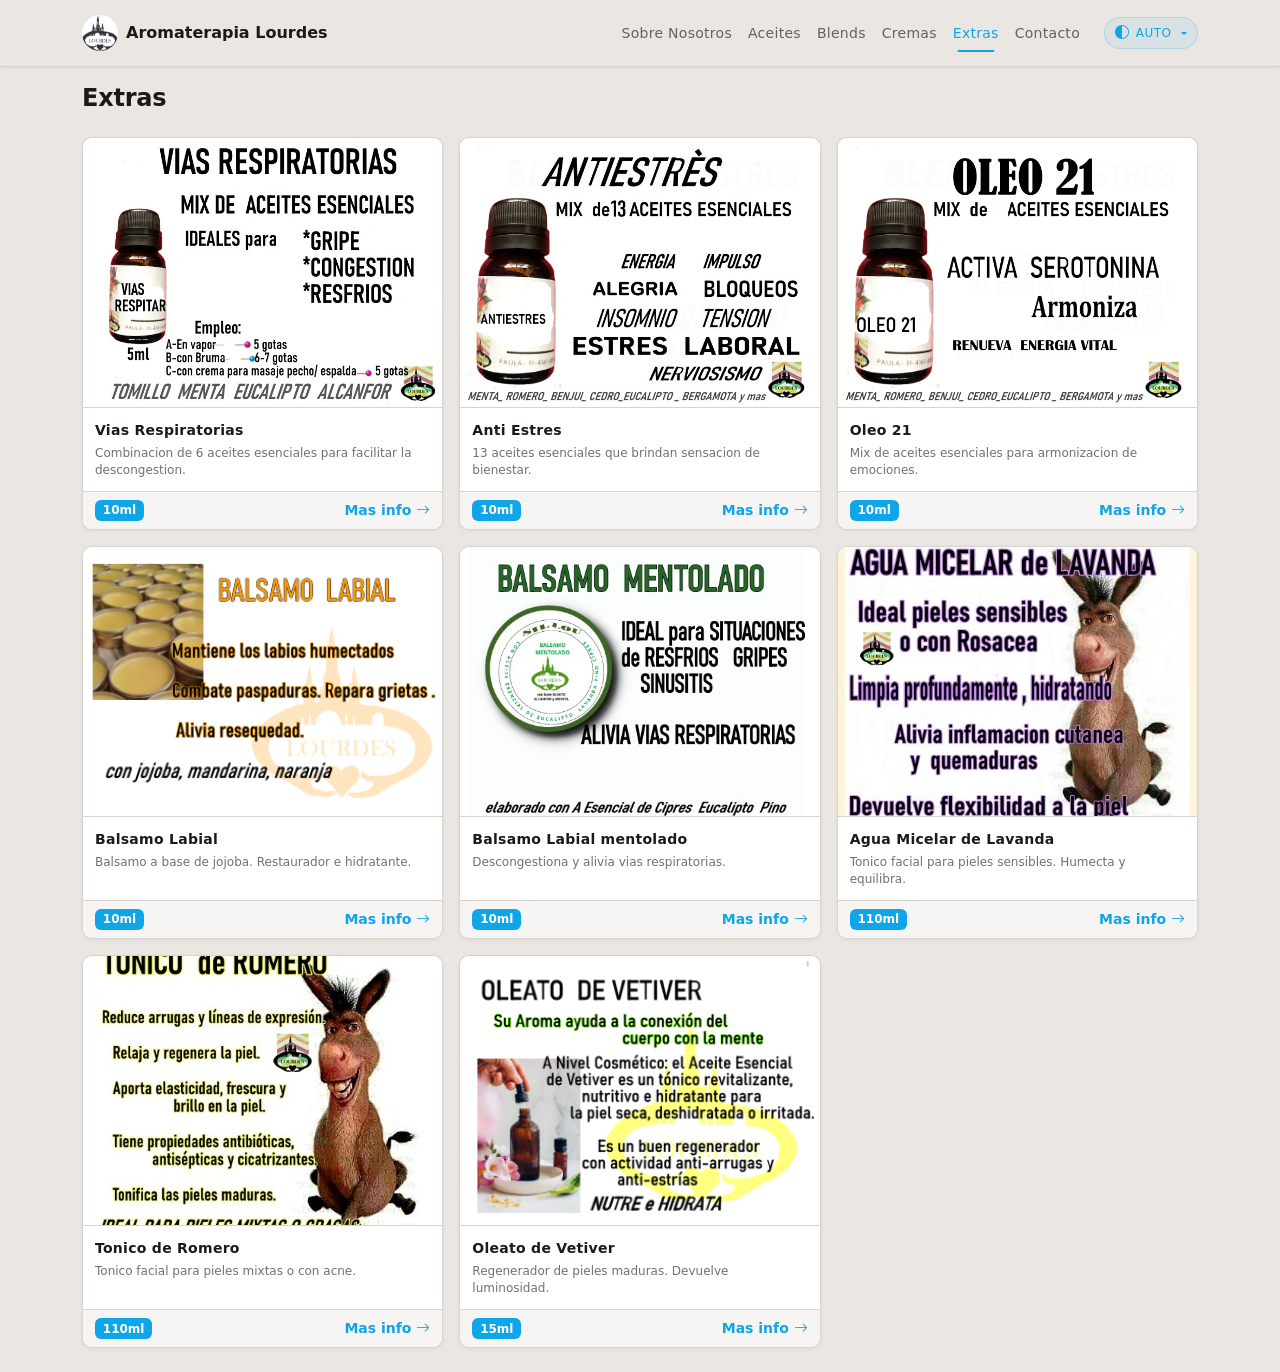
<file: Extras.html>
<!doctype html>
<html lang="es" data-bs-theme="light">
<head>
    <meta charset="utf-8">
    <meta name="viewport" content="width=device-width, initial-scale=1">
    <title>Extras — Aromaterapia Lourdes</title>
    <link href="https://cdn.jsdelivr.net/npm/bootstrap@5.3.8/dist/css/bootstrap.min.css" rel="stylesheet" integrity="sha384-sRIl4kxILFvY47J16cr9ZwB07vP4J8+LH7qKQnuqkuIAvNWLzeN8tE5YBujZqJLB" crossorigin="anonymous">
    <link rel="stylesheet" href="https://cdn.jsdelivr.net/npm/bootstrap-icons@1.13.1/font/bootstrap-icons.min.css">
    <link href="css/styles.css" rel="stylesheet">
    <script src="js/theme.js"></script>
</head>
<body>

    <!-- NAVBAR -->
    <nav class="navbar fixed-top navbar-expand-lg navbar-glass shadow-sm">
        <div class="container">
            <a class="navbar-brand d-flex align-items-center gap-2" href="index.html">
                <img src="image/LOGO%20BN%20transparente.jpg" alt="Aromaterapia Lourdes" width="36" height="36" class="rounded-circle">
                <span class="fw-semibold">Aromaterapia Lourdes</span>
            </a>
            <button class="navbar-toggler border-0" type="button" data-bs-toggle="collapse" data-bs-target="#navbarMain" aria-controls="navbarMain" aria-expanded="false" aria-label="Menu">
                <span class="navbar-toggler-icon"></span>
            </button>
            <div class="collapse navbar-collapse" id="navbarMain">
                <ul class="navbar-nav ms-auto me-3">
                    <li class="nav-item"><a class="nav-link" href="SobreNosotros.html">Sobre Nosotros</a></li>
                    <li class="nav-item"><a class="nav-link" href="index.html">Aceites</a></li>
                    <li class="nav-item"><a class="nav-link" href="Blends.html">Blends</a></li>
                    <li class="nav-item"><a class="nav-link" href="Cremas.html">Cremas</a></li>
                    <li class="nav-item"><a class="nav-link active" aria-current="page" href="Extras.html">Extras</a></li>
                    <li class="nav-item"><a class="nav-link" href="Contacto.html">Contacto</a></li>
                </ul>
                <div class="dropdown">
                    <button class="theme-toggle-btn dropdown-toggle" type="button" id="theme-toggle-btn" data-bs-toggle="dropdown" aria-expanded="false">
                        <i class="bi bi-circle-half" id="theme-toggle-icon"></i>
                        <span id="theme-toggle-label">Auto</span>
                    </button>
                    <ul class="dropdown-menu dropdown-menu-end">
                        <li><button class="dropdown-item d-flex align-items-center gap-2" data-theme-value="light"><i class="bi bi-sun-fill"></i> Claro</button></li>
                        <li><button class="dropdown-item d-flex align-items-center gap-2" data-theme-value="dark"><i class="bi bi-moon-stars-fill"></i> Oscuro</button></li>
                        <li><hr class="dropdown-divider"></li>
                        <li><button class="dropdown-item d-flex align-items-center gap-2" data-theme-value="auto"><i class="bi bi-circle-half"></i> Automatico</button></li>
                    </ul>
                </div>
            </div>
        </div>
    </nav>

    <main class="container py-4">
        <h1 class="page-title">Extras</h1>

        <div class="row row-cols-1 row-cols-md-2 row-cols-lg-3 g-3">

            <!-- Vias Respiratorias -->
            <div class="col">
                <a class="product-card" data-bs-toggle="modal" data-bs-target="#modalViasResp" role="button" tabindex="0">
                    <div class="card shadow-sm">
                        <img src="image/Extras/Extras_Vias_Respiratorias.jpeg" class="card-img-top" alt="Vias Respiratorias">
                        <div class="card-body">
                            <p class="card-title">Vias Respiratorias</p>
                            <p class="card-text">Combinacion de 6 aceites esenciales para facilitar la descongestion.</p>
                        </div>
                        <div class="card-footer d-flex align-items-center justify-content-between">
                            <span class="badge bg-primary">10ml</span>
                            <small class="fw-semibold card-cta">Mas info <i class="bi bi-arrow-right"></i></small>
                        </div>
                    </div>
                </a>
            </div>

            <!-- Anti Estres -->
            <div class="col">
                <a class="product-card" data-bs-toggle="modal" data-bs-target="#modalAntiEstres" role="button" tabindex="0">
                    <div class="card shadow-sm">
                        <img src="image/Extras/Extras_Antiestres.jpeg" class="card-img-top" alt="Anti Estres">
                        <div class="card-body">
                            <p class="card-title">Anti Estres</p>
                            <p class="card-text">13 aceites esenciales que brindan sensacion de bienestar.</p>
                        </div>
                        <div class="card-footer d-flex align-items-center justify-content-between">
                            <span class="badge bg-primary">10ml</span>
                            <small class="fw-semibold card-cta">Mas info <i class="bi bi-arrow-right"></i></small>
                        </div>
                    </div>
                </a>
            </div>

            <!-- Oleo 21 -->
            <div class="col">
                <a class="product-card" data-bs-toggle="modal" data-bs-target="#modalOleo21" role="button" tabindex="0">
                    <div class="card shadow-sm">
                        <img src="image/Extras/Extras_Oleo_21.png" class="card-img-top" alt="Oleo 21">
                        <div class="card-body">
                            <p class="card-title">Oleo 21</p>
                            <p class="card-text">Mix de aceites esenciales para armonizacion de emociones.</p>
                        </div>
                        <div class="card-footer d-flex align-items-center justify-content-between">
                            <span class="badge bg-primary">10ml</span>
                            <small class="fw-semibold card-cta">Mas info <i class="bi bi-arrow-right"></i></small>
                        </div>
                    </div>
                </a>
            </div>

            <!-- Balsamo Labial -->
            <div class="col">
                <a class="product-card" data-bs-toggle="modal" data-bs-target="#modalBalsamoLabial" role="button" tabindex="0">
                    <div class="card shadow-sm">
                        <img src="image/Extras/Extras_Balsamo_Labial.png" class="card-img-top" alt="Balsamo Labial">
                        <div class="card-body">
                            <p class="card-title">Balsamo Labial</p>
                            <p class="card-text">Balsamo a base de jojoba. Restaurador e hidratante.</p>
                        </div>
                        <div class="card-footer d-flex align-items-center justify-content-between">
                            <span class="badge bg-primary">10ml</span>
                            <small class="fw-semibold card-cta">Mas info <i class="bi bi-arrow-right"></i></small>
                        </div>
                    </div>
                </a>
            </div>

            <!-- Balsamo Labial Mentolado -->
            <div class="col">
                <a class="product-card" data-bs-toggle="modal" data-bs-target="#modalBalsamoMentolado" role="button" tabindex="0">
                    <div class="card shadow-sm">
                        <img src="image/Extras/Extras_Balsamo_Labial_Mentolado.jpeg" class="card-img-top" alt="Balsamo Labial mentolado">
                        <div class="card-body">
                            <p class="card-title">Balsamo Labial mentolado</p>
                            <p class="card-text">Descongestiona y alivia vias respiratorias.</p>
                        </div>
                        <div class="card-footer d-flex align-items-center justify-content-between">
                            <span class="badge bg-primary">10ml</span>
                            <small class="fw-semibold card-cta">Mas info <i class="bi bi-arrow-right"></i></small>
                        </div>
                    </div>
                </a>
            </div>

            <!-- Agua Micelar de Lavanda -->
            <div class="col">
                <a class="product-card" data-bs-toggle="modal" data-bs-target="#modalMicelar" role="button" tabindex="0">
                    <div class="card shadow-sm">
                        <img src="image/Extras/Extras_Micelar_Lavanda.jpeg" class="card-img-top" alt="Agua Micelar de Lavanda">
                        <div class="card-body">
                            <p class="card-title">Agua Micelar de Lavanda</p>
                            <p class="card-text">Tonico facial para pieles sensibles. Humecta y equilibra.</p>
                        </div>
                        <div class="card-footer d-flex align-items-center justify-content-between">
                            <span class="badge bg-primary">110ml</span>
                            <small class="fw-semibold card-cta">Mas info <i class="bi bi-arrow-right"></i></small>
                        </div>
                    </div>
                </a>
            </div>

            <!-- Tonico de Romero -->
            <div class="col">
                <a class="product-card" data-bs-toggle="modal" data-bs-target="#modalTonico" role="button" tabindex="0">
                    <div class="card shadow-sm">
                        <img src="image/Extras/Extras_Tonico_Romero.jpeg" class="card-img-top" alt="Tonico de Romero">
                        <div class="card-body">
                            <p class="card-title">Tonico de Romero</p>
                            <p class="card-text">Tonico facial para pieles mixtas o con acne.</p>
                        </div>
                        <div class="card-footer d-flex align-items-center justify-content-between">
                            <span class="badge bg-primary">110ml</span>
                            <small class="fw-semibold card-cta">Mas info <i class="bi bi-arrow-right"></i></small>
                        </div>
                    </div>
                </a>
            </div>

            <!-- Oleato de Vetiver -->
            <div class="col">
                <a class="product-card" data-bs-toggle="modal" data-bs-target="#modalVetiver" role="button" tabindex="0">
                    <div class="card shadow-sm">
                        <img src="image/Extras/VETIVER.png" class="card-img-top" alt="Oleato de Vetiver">
                        <div class="card-body">
                            <p class="card-title">Oleato de Vetiver</p>
                            <p class="card-text">Regenerador de pieles maduras. Devuelve luminosidad.</p>
                        </div>
                        <div class="card-footer d-flex align-items-center justify-content-between">
                            <span class="badge bg-primary">15ml</span>
                            <small class="fw-semibold card-cta">Mas info <i class="bi bi-arrow-right"></i></small>
                        </div>
                    </div>
                </a>
            </div>

        </div>
    </main>

    <!-- ============================================================
         PRODUCT MODALS
         ============================================================ -->

    <!-- Vias Respiratorias -->
    <div class="modal fade" id="modalViasResp" tabindex="-1" aria-labelledby="modalViasRespLabel" aria-hidden="true">
        <div class="modal-dialog modal-lg modal-dialog-centered modal-product">
            <div class="modal-content">
                <div class="modal-header">
                    <h5 class="modal-title fw-semibold" id="modalViasRespLabel">Vias Respiratorias</h5>
                    <button type="button" class="btn-close" data-bs-dismiss="modal" aria-label="Cerrar"></button>
                </div>
                <div class="modal-body">
                    <div class="row g-4">
                        <div class="col-md-5 text-center">
                            <img src="image/Extras/Extras_Vias_Respiratorias.jpeg" class="product-image" alt="Vias Respiratorias">
                        </div>
                        <div class="col-md-7">
                            <p class="product-description">Combinacion de 6 aceites esenciales para facilitar la descongestion. Un aceite mix de esenciales que ayuda a despejar las vias respiratorias. Contiene eucalipto, Romero, tomillo que facilitan la descongestion, previene el catarro. Con aceite de tea tree que impide la llegada de bacterias. Propiedades antisepticas. Se recomienda utilizarlo en vapor en casos de gripe, bronquitis y resfrios (5 gotas en 500 cc).</p>
                            <div class="d-flex gap-2">
                                <span class="badge bg-primary">Cantidad: 10ml</span>
                                <span class="badge badge-accent">Extra</span>
                            </div>
                        </div>
                    </div>
                </div>
            </div>
        </div>
    </div>

    <!-- Anti Estres -->
    <div class="modal fade" id="modalAntiEstres" tabindex="-1" aria-labelledby="modalAntiEstresLabel" aria-hidden="true">
        <div class="modal-dialog modal-lg modal-dialog-centered modal-product">
            <div class="modal-content">
                <div class="modal-header">
                    <h5 class="modal-title fw-semibold" id="modalAntiEstresLabel">Anti Estres</h5>
                    <button type="button" class="btn-close" data-bs-dismiss="modal" aria-label="Cerrar"></button>
                </div>
                <div class="modal-body">
                    <div class="row g-4">
                        <div class="col-md-5 text-center">
                            <img src="image/Extras/Extras_Antiestres.jpeg" class="product-image" alt="Anti Estres">
                        </div>
                        <div class="col-md-7">
                            <p class="product-description">Compuesto por 13 aceites esenciales en una equilibrada combinacion brindan sensacion de bienestar frente al estres cotidiano. Otorga mayor serenidad en situaciones conflictivas, brinda mirada positiva en momentos desbloqueo o inestabilidad. Alivia migranas. Ayuda insomnio. Ingredientes principales Cedro, Benjui y Romero, Menta entre otros.</p>
                            <div class="d-flex gap-2">
                                <span class="badge bg-primary">Cantidad: 10ml</span>
                                <span class="badge badge-accent">Extra</span>
                            </div>
                        </div>
                    </div>
                </div>
            </div>
        </div>
    </div>

    <!-- Oleo 21 -->
    <div class="modal fade" id="modalOleo21" tabindex="-1" aria-labelledby="modalOleo21Label" aria-hidden="true">
        <div class="modal-dialog modal-lg modal-dialog-centered modal-product">
            <div class="modal-content">
                <div class="modal-header">
                    <h5 class="modal-title fw-semibold" id="modalOleo21Label">Oleo 21</h5>
                    <button type="button" class="btn-close" data-bs-dismiss="modal" aria-label="Cerrar"></button>
                </div>
                <div class="modal-body">
                    <div class="row g-4">
                        <div class="col-md-5 text-center">
                            <img src="image/Extras/Extras_Oleo_21.png" class="product-image" alt="Oleo 21">
                        </div>
                        <div class="col-md-7">
                            <p class="product-description">Mix de aceites esenciales que garantizan la armonizacion de emociones, renovando energia vital. Para situaciones de cansancio y agotamiento.</p>
                            <div class="d-flex gap-2">
                                <span class="badge bg-primary">Cantidad: 10ml</span>
                                <span class="badge badge-accent">Extra</span>
                            </div>
                        </div>
                    </div>
                </div>
            </div>
        </div>
    </div>

    <!-- Balsamo Labial -->
    <div class="modal fade" id="modalBalsamoLabial" tabindex="-1" aria-labelledby="modalBalsamoLabialLabel" aria-hidden="true">
        <div class="modal-dialog modal-lg modal-dialog-centered modal-product">
            <div class="modal-content">
                <div class="modal-header">
                    <h5 class="modal-title fw-semibold" id="modalBalsamoLabialLabel">Balsamo Labial</h5>
                    <button type="button" class="btn-close" data-bs-dismiss="modal" aria-label="Cerrar"></button>
                </div>
                <div class="modal-body">
                    <div class="row g-4">
                        <div class="col-md-5 text-center">
                            <img src="image/Extras/Extras_Balsamo_Labial.png" class="product-image" alt="Balsamo Labial">
                        </div>
                        <div class="col-md-7">
                            <p class="product-description">Un delicado balsamo a base de jojoba, que con sus ingredientes de vitamina C ayuda a restaurar labios resecos o agrietados. Restaurador e hidratante. Ideal para paspaduras, resfrios, labios expuestos a sol o frio.</p>
                            <div class="d-flex gap-2">
                                <span class="badge bg-primary">Cantidad: 10ml</span>
                                <span class="badge badge-accent">Extra</span>
                            </div>
                        </div>
                    </div>
                </div>
            </div>
        </div>
    </div>

    <!-- Balsamo Labial Mentolado -->
    <div class="modal fade" id="modalBalsamoMentolado" tabindex="-1" aria-labelledby="modalBalsamoMentoladoLabel" aria-hidden="true">
        <div class="modal-dialog modal-lg modal-dialog-centered modal-product">
            <div class="modal-content">
                <div class="modal-header">
                    <h5 class="modal-title fw-semibold" id="modalBalsamoMentoladoLabel">Balsamo Labial mentolado</h5>
                    <button type="button" class="btn-close" data-bs-dismiss="modal" aria-label="Cerrar"></button>
                </div>
                <div class="modal-body">
                    <div class="row g-4">
                        <div class="col-md-5 text-center">
                            <img src="image/Extras/Extras_Balsamo_Labial_Mentolado.jpeg" class="product-image" alt="Balsamo Labial mentolado">
                        </div>
                        <div class="col-md-7">
                            <p class="product-description">Balsamo a base de Oleato de Mentol y Alcanfor, con aceites esenciales de Pino, Cipres, Eucalipto. Descongestiona y alivia vias respiratorias en casos de resfrio, gripe, sinusitis. Empleo: 3-4 veces por dia en zona nariz, puente, pecho o garganta.</p>
                            <div class="d-flex gap-2">
                                <span class="badge bg-primary">Cantidad: 10ml</span>
                                <span class="badge badge-accent">Extra</span>
                            </div>
                        </div>
                    </div>
                </div>
            </div>
        </div>
    </div>

    <!-- Agua Micelar -->
    <div class="modal fade" id="modalMicelar" tabindex="-1" aria-labelledby="modalMicelarLabel" aria-hidden="true">
        <div class="modal-dialog modal-lg modal-dialog-centered modal-product">
            <div class="modal-content">
                <div class="modal-header">
                    <h5 class="modal-title fw-semibold" id="modalMicelarLabel">Agua Micelar de Lavanda</h5>
                    <button type="button" class="btn-close" data-bs-dismiss="modal" aria-label="Cerrar"></button>
                </div>
                <div class="modal-body">
                    <div class="row g-4">
                        <div class="col-md-5 text-center">
                            <img src="image/Extras/Extras_Micelar_Lavanda.jpeg" class="product-image" alt="Agua Micelar de Lavanda">
                        </div>
                        <div class="col-md-7">
                            <p class="product-description">Se emplea como tonico facial para pieles sensibles. Humecta y equilibra el PH de la piel. Devuelve flexibilidad. Efecto regenerador. Aplicar con algodon humedecido en rostro, cuello y escote.</p>
                            <div class="d-flex gap-2">
                                <span class="badge bg-primary">Cantidad: 110ml</span>
                                <span class="badge badge-accent">Extra</span>
                            </div>
                        </div>
                    </div>
                </div>
            </div>
        </div>
    </div>

    <!-- Tonico de Romero -->
    <div class="modal fade" id="modalTonico" tabindex="-1" aria-labelledby="modalTonicoLabel" aria-hidden="true">
        <div class="modal-dialog modal-lg modal-dialog-centered modal-product">
            <div class="modal-content">
                <div class="modal-header">
                    <h5 class="modal-title fw-semibold" id="modalTonicoLabel">Tonico de Romero</h5>
                    <button type="button" class="btn-close" data-bs-dismiss="modal" aria-label="Cerrar"></button>
                </div>
                <div class="modal-body">
                    <div class="row g-4">
                        <div class="col-md-5 text-center">
                            <img src="image/Extras/Extras_Tonico_Romero.jpeg" class="product-image" alt="Tonico de Romero">
                        </div>
                        <div class="col-md-7">
                            <p class="product-description">Tonico facial para higiene recomendado para pieles mixtas o con acne. Ayuda a eliminar residuos oleosos e impurezas. Astringente. Aplicar con algodon humedecido en rostro y cuello.</p>
                            <div class="d-flex gap-2">
                                <span class="badge bg-primary">Cantidad: 110ml</span>
                                <span class="badge badge-accent">Extra</span>
                            </div>
                        </div>
                    </div>
                </div>
            </div>
        </div>
    </div>

    <!-- Oleato de Vetiver -->
    <div class="modal fade" id="modalVetiver" tabindex="-1" aria-labelledby="modalVetiverLabel" aria-hidden="true">
        <div class="modal-dialog modal-lg modal-dialog-centered modal-product">
            <div class="modal-content">
                <div class="modal-header">
                    <h5 class="modal-title fw-semibold" id="modalVetiverLabel">Oleato de Vetiver</h5>
                    <button type="button" class="btn-close" data-bs-dismiss="modal" aria-label="Cerrar"></button>
                </div>
                <div class="modal-body">
                    <div class="row g-4">
                        <div class="col-md-5 text-center">
                            <img src="image/Extras/VETIVER.png" class="product-image" alt="Oleato de Vetiver">
                        </div>
                        <div class="col-md-7">
                            <p class="product-description">Regenerador de pieles maduras, cansadas, deslucidas. Devuelve luminosidad a la piel. Antioxidante. redefine el contorno facial. Aplicar 4-5 gotas en yema de dedos y expandir con suave masaje facial.</p>
                            <div class="d-flex gap-2">
                                <span class="badge bg-primary">Cantidad: 15ml</span>
                                <span class="badge badge-accent">Extra</span>
                            </div>
                        </div>
                    </div>
                </div>
            </div>
        </div>
    </div>

    <script src="https://cdn.jsdelivr.net/npm/bootstrap@5.3.8/dist/js/bootstrap.bundle.min.js" integrity="sha384-FKyoEForCGlyvwx9Hj09JcYn3nv7wiPVlz7YYwJrWVcXK/BmnVDxM+D2scQbITxI" crossorigin="anonymous"></script>
</body>
</html>
</file>
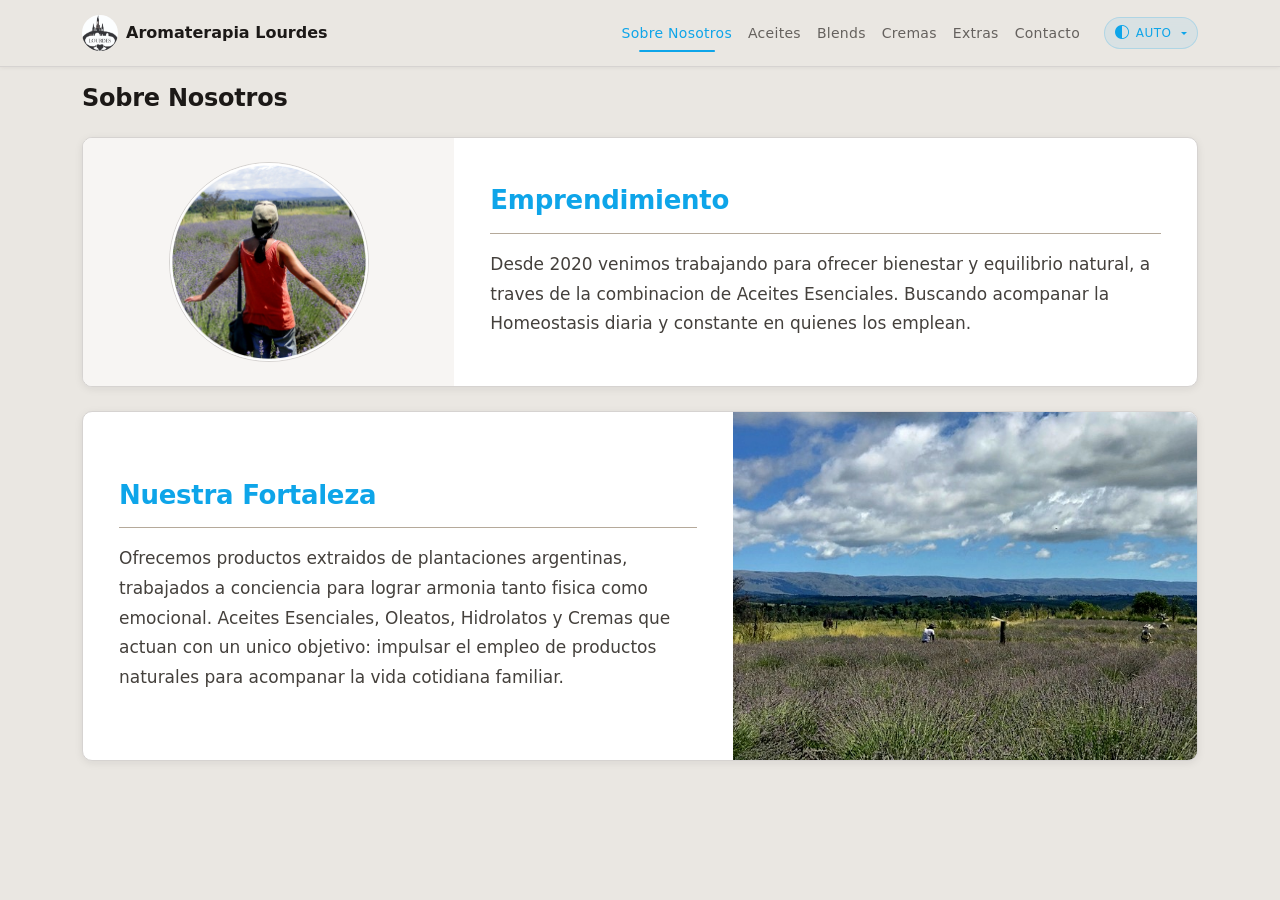
<file: SobreNosotros.html>
<!doctype html>
<html lang="es" data-bs-theme="light">
<head>
    <meta charset="utf-8">
    <meta name="viewport" content="width=device-width, initial-scale=1">
    <title>Sobre Nosotros — Aromaterapia Lourdes</title>
    <link href="https://cdn.jsdelivr.net/npm/bootstrap@5.3.8/dist/css/bootstrap.min.css" rel="stylesheet" integrity="sha384-sRIl4kxILFvY47J16cr9ZwB07vP4J8+LH7qKQnuqkuIAvNWLzeN8tE5YBujZqJLB" crossorigin="anonymous">
    <link rel="stylesheet" href="https://cdn.jsdelivr.net/npm/bootstrap-icons@1.13.1/font/bootstrap-icons.min.css">
    <link href="css/styles.css?v1" rel="stylesheet">
    <script src="js/theme.js?v1"></script>
</head>
<body>

    <!-- NAVBAR -->
    <nav class="navbar fixed-top navbar-expand-lg navbar-glass shadow-sm">
        <div class="container">
            <a class="navbar-brand d-flex align-items-center gap-2" href="index.html">
                <img src="image/LOGO%20BN%20transparente.jpg" alt="Aromaterapia Lourdes" width="36" height="36" class="rounded-circle">
                <span class="fw-semibold">Aromaterapia Lourdes</span>
            </a>
            <button class="navbar-toggler border-0" type="button" data-bs-toggle="collapse" data-bs-target="#navbarMain" aria-controls="navbarMain" aria-expanded="false" aria-label="Menu">
                <span class="navbar-toggler-icon"></span>
            </button>
            <div class="collapse navbar-collapse" id="navbarMain">
                <ul class="navbar-nav ms-auto me-3">
                    <li class="nav-item"><a class="nav-link active" aria-current="page" href="SobreNosotros.html">Sobre Nosotros</a></li>
                    <li class="nav-item"><a class="nav-link" href="index.html">Aceites</a></li>
                    <li class="nav-item"><a class="nav-link" href="Blends.html">Blends</a></li>
                    <li class="nav-item"><a class="nav-link" href="Cremas.html">Cremas</a></li>
                    <li class="nav-item"><a class="nav-link" href="Extras.html">Extras</a></li>
                    <li class="nav-item"><a class="nav-link" href="Contacto.html">Contacto</a></li>
                </ul>
                <div class="dropdown">
                    <button class="theme-toggle-btn dropdown-toggle" type="button" id="theme-toggle-btn" data-bs-toggle="dropdown" aria-expanded="false">
                        <i class="bi bi-circle-half" id="theme-toggle-icon"></i>
                        <span id="theme-toggle-label">Auto</span>
                    </button>
                    <ul class="dropdown-menu dropdown-menu-end">
                        <li><button class="dropdown-item d-flex align-items-center gap-2" data-theme-value="light"><i class="bi bi-sun-fill"></i> Claro</button></li>
                        <li><button class="dropdown-item d-flex align-items-center gap-2" data-theme-value="dark"><i class="bi bi-moon-stars-fill"></i> Oscuro</button></li>
                        <li><hr class="dropdown-divider"></li>
                        <li><button class="dropdown-item d-flex align-items-center gap-2" data-theme-value="auto"><i class="bi bi-circle-half"></i> Automatico</button></li>
                    </ul>
                </div>
            </div>
        </div>
    </nav>

    <main class="container py-4">

        <h1 class="page-title">Sobre Nosotros</h1>

        <!-- ============================================================
             Desktop layout (lg+): magazine split cards
             ============================================================ -->

        <!-- Section 1: Emprendimiento — circle image left, text right -->
        <div class="card shadow magazine-card overflow-hidden mb-4 d-none d-lg-block">
            <div class="row g-0 align-items-stretch">
                <div class="col-lg-4 d-flex align-items-center justify-content-center py-4 magazine-circle-panel">
                    <img src="image/SobreNosotros/SobreNosotros_1.jpeg" alt="Emprendimiento" class="about-circle-photo">
                </div>
                <div class="col-lg-8 d-flex align-items-center">
                    <div class="card-body">
                        <h2>Emprendimiento</h2>
                        <hr>
                        <p class="body-text mb-0">Desde 2020 venimos trabajando para ofrecer bienestar y equilibrio natural, a traves de la combinacion de Aceites Esenciales. Buscando acompanar la Homeostasis diaria y constante en quienes los emplean.</p>
                    </div>
                </div>
            </div>
        </div>

        <!-- Section 2: Nuestra Fortaleza — text left, full-bleed image right -->
        <div class="card shadow magazine-card overflow-hidden d-none d-lg-block">
            <div class="row g-0 align-items-stretch">
                <div class="col-lg-7 d-flex align-items-center order-lg-1 order-2">
                    <div class="card-body">
                        <h2>Nuestra Fortaleza</h2>
                        <hr>
                        <p class="body-text mb-0">Ofrecemos productos extraidos de plantaciones argentinas, trabajados a conciencia para lograr armonia tanto fisica como emocional. Aceites Esenciales, Oleatos, Hidrolatos y Cremas que actuan con un unico objetivo: impulsar el empleo de productos naturales para acompanar la vida cotidiana familiar.</p>
                    </div>
                </div>
                <div class="col-lg-5 order-lg-2 order-1">
                    <img src="image/SobreNosotros/SobreNosotros_2.jpeg" class="magazine-img" alt="Nuestra Fortaleza">
                </div>
            </div>
        </div>

        <!-- ============================================================
             Mobile / tablet layout (< lg): portrait cards
             ============================================================ -->
        <div class="row g-4 justify-content-center d-lg-none">

            <div class="col-sm-10 col-md-5">
                <div class="card shadow portrait-card portrait-card-short overflow-hidden">
                    <img src="image/SobreNosotros/SobreNosotros_1.jpeg" class="card-img-top" alt="Emprendimiento">
                    <div class="card-body">
                        <div class="card-number">01</div>
                        <h2>Emprendimiento</h2>
                        <hr>
                        <p class="body-text mb-0">Desde 2020 venimos trabajando para ofrecer bienestar y equilibrio natural, a traves de la combinacion de Aceites Esenciales. Buscando acompanar la Homeostasis diaria y constante en quienes los emplean.</p>
                    </div>
                </div>
            </div>

            <div class="col-sm-10 col-md-5">
                <div class="card shadow portrait-card overflow-hidden">
                    <img src="image/SobreNosotros/SobreNosotros_2.jpeg" class="card-img-top" alt="Nuestra Fortaleza">
                    <div class="card-body">
                        <div class="card-number">02</div>
                        <h2>Nuestra Fortaleza</h2>
                        <hr>
                        <p class="body-text mb-0">Ofrecemos productos extraidos de plantaciones argentinas, trabajados a conciencia para lograr armonia tanto fisica como emocional. Aceites Esenciales, Oleatos, Hidrolatos y Cremas que actuan con un unico objetivo: impulsar el empleo de productos naturales para acompanar la vida cotidiana familiar.</p>
                    </div>
                </div>
            </div>

        </div>

    </main>

    <script src="https://cdn.jsdelivr.net/npm/bootstrap@5.3.8/dist/js/bootstrap.bundle.min.js" integrity="sha384-FKyoEForCGlyvwx9Hj09JcYn3nv7wiPVlz7YYwJrWVcXK/BmnVDxM+D2scQbITxI" crossorigin="anonymous"></script>
</body>
</html>
</file>
<file: css/styles.css>
/*
 * Concept 2 — Aromaterapia Lourdes
 * Palette: Warm stone body / Sky blue primary / Zinc dark
 * Full Bootstrap 5.3.8 CSS variable overrides
 */

/* ==========================================================================
   LIGHT MODE (default)
   ========================================================================== */

:root,
[data-bs-theme="light"] {
    /* ---- Color palette base ---- */
    --bs-blue:    #3b82f6;
    --bs-indigo:  #6366f1;
    --bs-teal:    #14b8a6;
    --bs-cyan:    #06b6d4;
    --bs-green:   #22c55e;
    --bs-yellow:  #eab308;
    --bs-orange:  #f97316;
    --bs-red:     #ef4444;

    /* ---- Theme colors ---- */
    --bs-primary:          #0ea5e9;
    --bs-primary-rgb:      14, 165, 233;
    --bs-secondary:        #78716c;
    --bs-secondary-rgb:    120, 113, 108;
    --bs-success:          #22c55e;
    --bs-success-rgb:      34, 197, 94;
    --bs-info:             #06b6d4;
    --bs-info-rgb:         6, 182, 212;
    --bs-warning:          #d97706;
    --bs-warning-rgb:      217, 119, 6;
    --bs-danger:           #ef4444;
    --bs-danger-rgb:       239, 68, 68;
    --bs-light:            #f5f5f4;
    --bs-light-rgb:        245, 245, 244;
    --bs-dark:             #1c1917;
    --bs-dark-rgb:         28, 25, 23;

    /* ---- Body / page ---- */
    --bs-body-bg:          #eae7e2;
    --bs-body-bg-rgb:      234, 231, 226;
    --bs-body-color:       #44403c;
    --bs-body-color-rgb:   68, 64, 60;
    --bs-body-font-family: 'Segoe UI', system-ui, -apple-system, sans-serif;

    /* ---- Emphasis / secondary / tertiary ---- */
    --bs-emphasis-color:       #1c1917;
    --bs-emphasis-color-rgb:   28, 25, 23;
    --bs-secondary-color:      rgba(68, 64, 60, 0.75);
    --bs-secondary-color-rgb:  68, 64, 60;
    --bs-secondary-bg:         #f5f5f4;
    --bs-secondary-bg-rgb:     245, 245, 244;
    --bs-tertiary-color:       rgba(68, 64, 60, 0.5);
    --bs-tertiary-color-rgb:   68, 64, 60;
    --bs-tertiary-bg:          #e7e5e4;
    --bs-tertiary-bg-rgb:      231, 229, 228;

    /* ---- Links ---- */
    --bs-link-color:           #0ea5e9;
    --bs-link-color-rgb:       14, 165, 233;
    --bs-link-hover-color:     #0284c7;
    --bs-link-hover-color-rgb: 2, 132, 199;

    /* ---- Borders ---- */
    --bs-border-color:             #d6d3d1;
    --bs-border-color-translucent: rgba(28, 25, 23, 0.1);

    /* ---- Heading ---- */
    --bs-heading-color: #1c1917;

    /* ---- Code ---- */
    --bs-code-color: #0284c7;

    /* ---- Shadows ---- */
    --bs-box-shadow:       0 2px 8px rgba(28, 25, 23, 0.08);
    --bs-box-shadow-sm:    0 1px 4px rgba(28, 25, 23, 0.06);
    --bs-box-shadow-lg:    0 4px 20px rgba(28, 25, 23, 0.12);

    /* ---- Focus ring ---- */
    --bs-focus-ring-color: rgba(14, 165, 233, 0.25);

    /* ---- Subtle variants ---- */
    --bs-primary-text-emphasis:     #075985;
    --bs-secondary-text-emphasis:   #44403c;
    --bs-success-text-emphasis:     #14532d;
    --bs-info-text-emphasis:        #045a6a;
    --bs-warning-text-emphasis:     #6b3a03;
    --bs-danger-text-emphasis:      #7f1d1d;
    --bs-light-text-emphasis:       #57534e;
    --bs-dark-text-emphasis:        #57534e;

    --bs-primary-bg-subtle:         #e0f2fe;
    --bs-secondary-bg-subtle:       #f5f5f4;
    --bs-success-bg-subtle:         #dcfce7;
    --bs-info-bg-subtle:            #ecfeff;
    --bs-warning-bg-subtle:         #fffbeb;
    --bs-danger-bg-subtle:          #fef2f2;
    --bs-light-bg-subtle:           #fafaf9;
    --bs-dark-bg-subtle:            #d6d3d1;

    --bs-primary-border-subtle:     #bae6fd;
    --bs-secondary-border-subtle:   #d6d3d1;
    --bs-success-border-subtle:     #bbf7d0;
    --bs-info-border-subtle:        #a5f3fc;
    --bs-warning-border-subtle:     #fde68a;
    --bs-danger-border-subtle:      #fecaca;
    --bs-light-border-subtle:       #e7e5e4;
    --bs-dark-border-subtle:        #a8a29e;

    /* ---- Form validation ---- */
    --bs-form-valid-color:          #22c55e;
    --bs-form-valid-border-color:   #22c55e;
    --bs-form-invalid-color:        #ef4444;
    --bs-form-invalid-border-color: #ef4444;

    /* ---- Custom surface tokens ---- */
    --surface-card-bg:       #ffffff;
    --surface-card-header:   #f7f5f3;
    --surface-elevated:      #ffffff;

    /* ---- Accent color (cool blue-grey) ---- */
    --accent:               #546e7a;
    --accent-rgb:           84, 110, 122;
    --accent-subtle:        #eceff1;
    --accent-emphasis:      #37474f;
}

/* ==========================================================================
   DARK MODE — Warm zinc neutral
   ========================================================================== */

[data-bs-theme="dark"] {
    /* ---- Theme colors ---- */
    --bs-primary:          #7dd3fc;
    --bs-primary-rgb:      125, 211, 252;
    --bs-secondary:        #a8a29e;
    --bs-secondary-rgb:    168, 162, 158;
    --bs-success:          #4ade80;
    --bs-success-rgb:      74, 222, 128;
    --bs-info:             #22d3ee;
    --bs-info-rgb:         34, 211, 238;
    --bs-warning:          #fbbf24;
    --bs-warning-rgb:      251, 191, 36;
    --bs-danger:           #f87171;
    --bs-danger-rgb:       248, 113, 113;
    --bs-light:            #2c2a27;
    --bs-light-rgb:        44, 42, 39;
    --bs-dark:             #e7e5e4;
    --bs-dark-rgb:         231, 229, 228;

    /* ---- Body / page (warm zinc) ---- */
    --bs-body-bg:          #18181b;
    --bs-body-bg-rgb:      24, 24, 27;
    --bs-body-color:       #d4d4d8;
    --bs-body-color-rgb:   212, 212, 216;

    /* ---- Emphasis / secondary / tertiary ---- */
    --bs-emphasis-color:       #fafaf9;
    --bs-emphasis-color-rgb:   250, 250, 249;
    --bs-secondary-color:      rgba(212, 212, 216, 0.7);
    --bs-secondary-color-rgb:  212, 212, 216;
    --bs-secondary-bg:         #1f1f23;
    --bs-secondary-bg-rgb:     31, 31, 35;
    --bs-tertiary-color:       rgba(212, 212, 216, 0.5);
    --bs-tertiary-color-rgb:   212, 212, 216;
    --bs-tertiary-bg:          #27272a;
    --bs-tertiary-bg-rgb:      39, 39, 42;

    /* ---- Links ---- */
    --bs-link-color:           #7dd3fc;
    --bs-link-color-rgb:       125, 211, 252;
    --bs-link-hover-color:     #bae6fd;
    --bs-link-hover-color-rgb: 186, 230, 253;

    /* ---- Borders ---- */
    --bs-border-color:             #3f3f46;
    --bs-border-color-translucent: rgba(250, 250, 249, 0.1);

    /* ---- Heading ---- */
    --bs-heading-color: #fafaf9;

    /* ---- Code ---- */
    --bs-code-color: #7dd3fc;

    /* ---- Shadows ---- */
    --bs-box-shadow:       0 2px 8px rgba(0, 0, 0, 0.3);
    --bs-box-shadow-sm:    0 1px 4px rgba(0, 0, 0, 0.25);
    --bs-box-shadow-lg:    0 8px 32px rgba(0, 0, 0, 0.45);

    /* ---- Focus ring ---- */
    --bs-focus-ring-color: rgba(125, 211, 252, 0.25);

    /* ---- Subtle variants ---- */
    --bs-primary-text-emphasis:     #bae6fd;
    --bs-secondary-text-emphasis:   #d6d3d1;
    --bs-success-text-emphasis:     #86efac;
    --bs-info-text-emphasis:        #67e8f9;
    --bs-warning-text-emphasis:     #fde68a;
    --bs-danger-text-emphasis:      #fca5a5;
    --bs-light-text-emphasis:       #d4d4d8;
    --bs-dark-text-emphasis:        #a8a29e;

    --bs-primary-bg-subtle:         #082f49;
    --bs-secondary-bg-subtle:       #1f1f23;
    --bs-success-bg-subtle:         #052e16;
    --bs-info-bg-subtle:            #083344;
    --bs-warning-bg-subtle:         #2d1f05;
    --bs-danger-bg-subtle:          #2d0f0f;
    --bs-light-bg-subtle:           #1f1f23;
    --bs-dark-bg-subtle:            #18181b;

    --bs-primary-border-subtle:     #0c4a6e;
    --bs-secondary-border-subtle:   #3f3f46;
    --bs-success-border-subtle:     #166534;
    --bs-info-border-subtle:        #0e7490;
    --bs-warning-border-subtle:     #78350f;
    --bs-danger-border-subtle:      #7f1d1d;
    --bs-light-border-subtle:       #27272a;
    --bs-dark-border-subtle:        #1f1f23;

    /* ---- Form validation ---- */
    --bs-form-valid-color:          #4ade80;
    --bs-form-valid-border-color:   #4ade80;
    --bs-form-invalid-color:        #f87171;
    --bs-form-invalid-border-color: #f87171;

    /* ---- Custom surface tokens ---- */
    --surface-card-bg:       #1f1f23;
    --surface-card-header:   #27272a;
    --surface-elevated:      #27272a;

    /* ---- Accent color (cool blue-grey) ---- */
    --accent:               #90a4ae;
    --accent-rgb:           144, 164, 174;
    --accent-subtle:        #1e2a30;
    --accent-emphasis:      #cfd8dc;
}

/* ==========================================================================
   COMPONENT-LEVEL OVERRIDES
   ========================================================================== */

/* ---- Navbar ---- */
.navbar {
    --bs-navbar-padding-y: 0.625rem;
    --bs-navbar-brand-font-size: 1rem;
}

[data-bs-theme="light"] .navbar {
    --bs-navbar-color:             rgba(68, 64, 60, 0.8);
    --bs-navbar-hover-color:       #1c1917;
    --bs-navbar-active-color:      #0ea5e9;
    --bs-navbar-brand-color:       #1c1917;
    --bs-navbar-brand-hover-color: #0ea5e9;
}

[data-bs-theme="dark"] .navbar {
    --bs-navbar-color:             rgba(212, 212, 216, 0.7);
    --bs-navbar-hover-color:       #fafaf9;
    --bs-navbar-active-color:      #7dd3fc;
    --bs-navbar-brand-color:       #fafaf9;
    --bs-navbar-brand-hover-color: #7dd3fc;
}

/* ---- Cards ---- */
.card {
    --bs-card-border-width: 1px;
    --bs-card-border-color: var(--bs-border-color);
    --bs-card-border-radius: 0.625rem;
    --bs-card-inner-border-radius: calc(0.625rem - 1px);
    --bs-card-cap-bg: var(--surface-card-header);
    --bs-card-bg: var(--surface-card-bg);
    --bs-card-color: var(--bs-body-color);
}

/* ---- Modals ---- */
.modal {
    --bs-modal-border-color: var(--bs-border-color);
    --bs-modal-border-radius: 0.75rem;
    --bs-modal-bg: var(--surface-card-bg);
    --bs-modal-color: var(--bs-body-color);
    --bs-modal-header-border-color: var(--bs-border-color);
    --bs-modal-footer-border-color: var(--bs-border-color);
}

/* ---- Buttons (primary) ---- */
.btn-primary {
    --bs-btn-color: #fff;
    --bs-btn-bg: #0ea5e9;
    --bs-btn-border-color: #0ea5e9;
    --bs-btn-hover-color: #fff;
    --bs-btn-hover-bg: #0284c7;
    --bs-btn-hover-border-color: #0284c7;
    --bs-btn-active-color: #fff;
    --bs-btn-active-bg: #0369a1;
    --bs-btn-active-border-color: #0369a1;
    --bs-btn-focus-shadow-rgb: 14, 165, 233;
    --bs-btn-disabled-color: #fff;
    --bs-btn-disabled-bg: #0ea5e9;
    --bs-btn-disabled-border-color: #0ea5e9;
}

[data-bs-theme="dark"] .btn-primary {
    --bs-btn-color: #18181b;
    --bs-btn-bg: #7dd3fc;
    --bs-btn-border-color: #7dd3fc;
    --bs-btn-hover-color: #18181b;
    --bs-btn-hover-bg: #bae6fd;
    --bs-btn-hover-border-color: #bae6fd;
    --bs-btn-active-color: #18181b;
    --bs-btn-active-bg: #e0f2fe;
    --bs-btn-active-border-color: #e0f2fe;
    --bs-btn-focus-shadow-rgb: 125, 211, 252;
}

/* ---- Buttons (outline-primary) ---- */
.btn-outline-primary {
    --bs-btn-color: var(--bs-primary);
    --bs-btn-border-color: var(--bs-primary);
    --bs-btn-hover-color: #fff;
    --bs-btn-hover-bg: var(--bs-primary);
    --bs-btn-hover-border-color: var(--bs-primary);
    --bs-btn-active-color: #fff;
    --bs-btn-active-bg: var(--bs-primary);
    --bs-btn-active-border-color: var(--bs-primary);
    --bs-btn-focus-shadow-rgb: var(--bs-primary-rgb);
}

[data-bs-theme="dark"] .btn-outline-primary {
    --bs-btn-hover-color: #18181b;
    --bs-btn-active-color: #18181b;
}

/* ---- Buttons (secondary) ---- */
.btn-secondary {
    --bs-btn-color: #fff;
    --bs-btn-bg: var(--bs-secondary);
    --bs-btn-border-color: var(--bs-secondary);
    --bs-btn-hover-color: #fff;
    --bs-btn-hover-bg: #57534e;
    --bs-btn-hover-border-color: #57534e;
    --bs-btn-active-color: #fff;
    --bs-btn-active-bg: #44403c;
    --bs-btn-active-border-color: #44403c;
    --bs-btn-focus-shadow-rgb: var(--bs-secondary-rgb);
}

/* ---- Dropdown ---- */
.dropdown-menu {
    --bs-dropdown-bg: var(--surface-card-bg);
    --bs-dropdown-color: var(--bs-body-color);
    --bs-dropdown-border-color: var(--bs-border-color);
    --bs-dropdown-link-color: var(--bs-body-color);
    --bs-dropdown-link-hover-bg: var(--bs-tertiary-bg);
    --bs-dropdown-link-hover-color: var(--bs-emphasis-color);
    --bs-dropdown-link-active-bg: var(--bs-primary);
    --bs-dropdown-link-active-color: #fff;
    --bs-dropdown-box-shadow: var(--bs-box-shadow);
}

[data-bs-theme="dark"] .dropdown-menu {
    --bs-dropdown-link-active-color: #18181b;
}

/* ---- Badge ---- */
.badge.bg-primary {
    background-color: var(--bs-primary) !important;
}

[data-bs-theme="dark"] .badge.bg-primary {
    color: #18181b !important;
}

/* ==========================================================================
   CUSTOM COMPONENT STYLES
   ========================================================================== */

/* ---- Base ---- */
body {
    padding-top: 60px;
    transition: background-color 0.2s ease, color 0.2s ease;
}

@media (prefers-reduced-motion: no-preference) {
    html { scroll-behavior: smooth; }
}

/* ---- Page title ---- */
.page-title {
    font-size: 1.5rem;
    font-weight: 700;
    letter-spacing: -0.01em;
    color: var(--bs-emphasis-color);
    margin-bottom: 1.5rem;
}

/* ---- Navbar glass effect ---- */
.navbar-glass {
    background: rgba(var(--bs-body-bg-rgb), 0.85) !important;
    backdrop-filter: blur(12px);
    -webkit-backdrop-filter: blur(12px);
    border-bottom: 1px solid var(--bs-border-color);
}

/* ---- Navbar links ---- */
.navbar-nav .nav-link {
    position: relative;
    font-size: 0.875rem;
    font-weight: 500;
    letter-spacing: 0.02em;
    padding-bottom: 0.5rem;
}

.navbar-nav .nav-link.active::after {
    content: '';
    position: absolute;
    bottom: 0;
    left: 50%;
    transform: translateX(-50%);
    width: 60%;
    height: 2px;
    background: var(--bs-primary);
    border-radius: 1px;
}

/* ---- Theme toggle button ---- */
.theme-toggle-btn {
    display: inline-flex;
    align-items: center;
    gap: 0.375rem;
    padding: 0.3rem 0.65rem;
    font-size: 0.75rem;
    font-weight: 500;
    letter-spacing: 0.04em;
    text-transform: uppercase;
    background: rgba(var(--bs-primary-rgb), 0.08);
    border: 1px solid rgba(var(--bs-primary-rgb), 0.2);
    border-radius: 2rem;
    color: var(--bs-primary);
    cursor: pointer;
    transition: background 0.2s ease, border-color 0.2s ease;
}

.theme-toggle-btn:hover {
    background: rgba(var(--bs-primary-rgb), 0.15);
    border-color: rgba(var(--bs-primary-rgb), 0.35);
}

.theme-toggle-btn .bi {
    font-size: 0.875rem;
}

/* ---- Product cards ---- */
.product-card {
    text-decoration: none;
    color: inherit;
    display: block;
    height: 100%;
}

.product-card .card {
    transition: transform 0.25s ease, box-shadow 0.25s ease, border-color 0.25s ease;
    overflow: hidden;
    height: 100%;
}

.product-card .card:hover,
.product-card .card:focus-within {
    transform: translateY(-3px);
    box-shadow: 0 8px 24px rgba(var(--bs-primary-rgb), 0.12);
    border-color: rgba(var(--bs-primary-rgb), 0.35);
}

.product-card .card-img-top {
    aspect-ratio: 4 / 3;
    object-fit: cover;
    background: var(--surface-card-header);
}

.product-card .card-body {
    padding: 0.75rem;
    border-top: 1px solid var(--bs-border-color);
}

.product-card .card-title {
    font-size: 0.875rem;
    font-weight: 600;
    letter-spacing: 0.02em;
    color: var(--bs-emphasis-color);
    margin-bottom: 0.25rem;
}

.product-card .card-text {
    font-size: 0.75rem;
    color: var(--bs-secondary-color);
    line-height: 1.4;
    margin-bottom: 0;
}

.product-card .card-footer {
    background: var(--surface-card-header);
    border-top: 1px solid var(--bs-border-color);
    padding: 0.5rem 0.75rem;
}

/* ---- Card CTA link (footer "Mas info") ---- */
.card-cta {
    color: var(--bs-primary);
}

/* ---- Product modal ---- */
.modal-product .modal-content {
    box-shadow: var(--bs-box-shadow-lg);
}

.modal-product .modal-header {
    border-bottom: 1px solid var(--bs-border-color);
    padding: 1rem 1.25rem;
    background: var(--surface-card-header);
}

.modal-product .modal-title {
    font-weight: 600;
    font-size: 1.1rem;
}

.modal-product .modal-body {
    padding: 1.5rem;
}

.modal-product .modal-body .product-image {
    max-height: 300px;
    object-fit: contain;
    width: 100%;
    padding: 0.5rem;
    background: var(--surface-card-header);
    border: 1px solid var(--bs-border-color);
    border-radius: 0.75rem;
}

.modal-product .product-description {
    font-size: 0.9375rem;
    line-height: 1.7;
    color: var(--bs-body-color);
}

.modal-product .badge {
    font-size: 0.75rem;
    font-weight: 600;
    letter-spacing: 0.03em;
    padding: 0.4em 0.75em;
}

/* ---- About page — magazine split (desktop lg+) ---- */
.magazine-img {
    width: 100%;
    height: 100%;
    min-height: 280px;
    object-fit: cover;
    display: block;
}

.magazine-circle-panel {
    background: var(--surface-card-header);
}

.about-circle-photo {
    width: 200px;
    height: 200px;
    border-radius: 50%;
    object-fit: cover;
    border: 1px solid var(--bs-border-color);
}

.magazine-card .card-body {
    padding: 2rem 2.25rem;
}

.magazine-card h2 {
    font-size: 1.625rem;
    font-weight: 700;
    line-height: 1.25;
    letter-spacing: -0.01em;
    color: var(--bs-primary);
    margin-bottom: 0.75rem;
}

.magazine-card hr {
    margin-bottom: 1rem;
    opacity: 1;
}

.magazine-card .body-text {
    font-size: 1.0625rem;
    line-height: 1.75;
    color: var(--bs-body-color);
}

/* ---- About page — portrait cards (mobile / tablet < lg) ---- */
.portrait-card .card-img-top {
    aspect-ratio: 3 / 4;
    object-fit: cover;
    width: 100%;
}

.portrait-card-short .card-img-top {
    aspect-ratio: 16 / 9;
}

.portrait-card .card-body {
    padding: 1.75rem;
}

.portrait-card .card-number {
    font-size: 2.5rem;
    font-weight: 800;
    line-height: 1;
    color: var(--bs-primary);
    opacity: 0.18;
    letter-spacing: -0.04em;
    margin-bottom: 0.5rem;
}

.portrait-card h2 {
    font-size: 1.375rem;
    font-weight: 700;
    letter-spacing: -0.01em;
    color: var(--bs-primary);
    margin-bottom: 0.75rem;
}

.portrait-card hr {
    margin-bottom: 1rem;
    opacity: 1;
}

.portrait-card .body-text {
    font-size: 1rem;
    line-height: 1.75;
    color: var(--bs-body-color);
}

/* HR theme colours for about cards */
[data-bs-theme="light"] .magazine-card hr,
[data-bs-theme="light"] .portrait-card hr {
    border-color: #b5a99a;
}

[data-bs-theme="dark"] .magazine-card hr,
[data-bs-theme="dark"] .portrait-card hr {
    border-color: rgba(255, 255, 255, 0.6);
}

/* ---- Contact section ---- */
.contact-info-item {
    display: flex;
    align-items: flex-start;
    gap: 0.75rem;
    padding: 0.75rem;
    border-radius: 0.375rem;
    border: 1px solid transparent;
    transition: background 0.15s ease, border-color 0.15s ease;
}

.contact-info-item > div {
        min-width: 0;
}

.contact-info-item:hover {
    background: var(--bs-tertiary-bg);
    border-color: var(--bs-border-color);
}

.contact-info-item .bi {
    font-size: 1.125rem;
    color: var(--bs-primary);
    flex-shrink: 0;
    margin-top: 0.1rem;
}

    .contact-info-item a {
        overflow-wrap: anywhere;
        word-break: break-word;
        display: block;
    }

/* ---- Map embed ---- */
.map-embed {
    border: 0;
}

/* ---- Accent badge ---- */
.badge-accent {
    background-color: var(--accent) !important;
    color: #fff;
}

[data-bs-theme="dark"] .badge-accent {
    color: #18181b !important;
}
</file>
